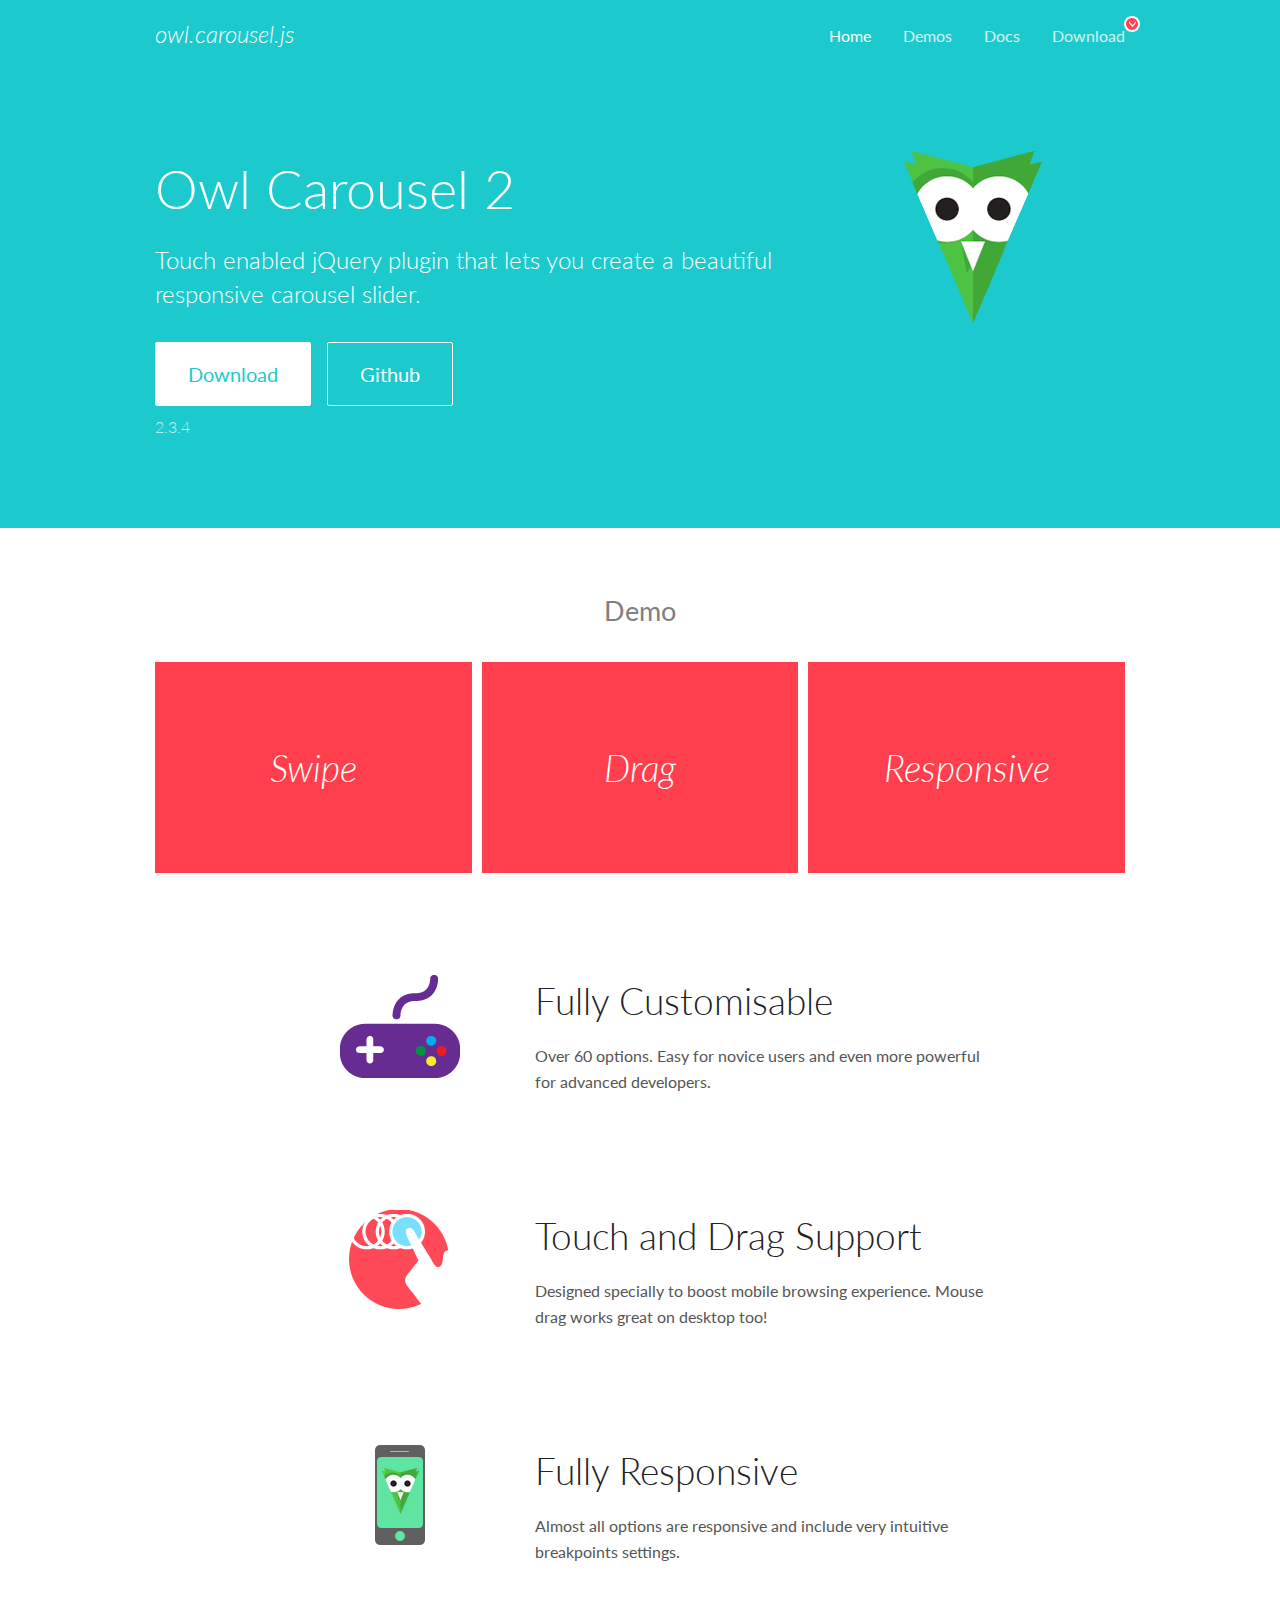
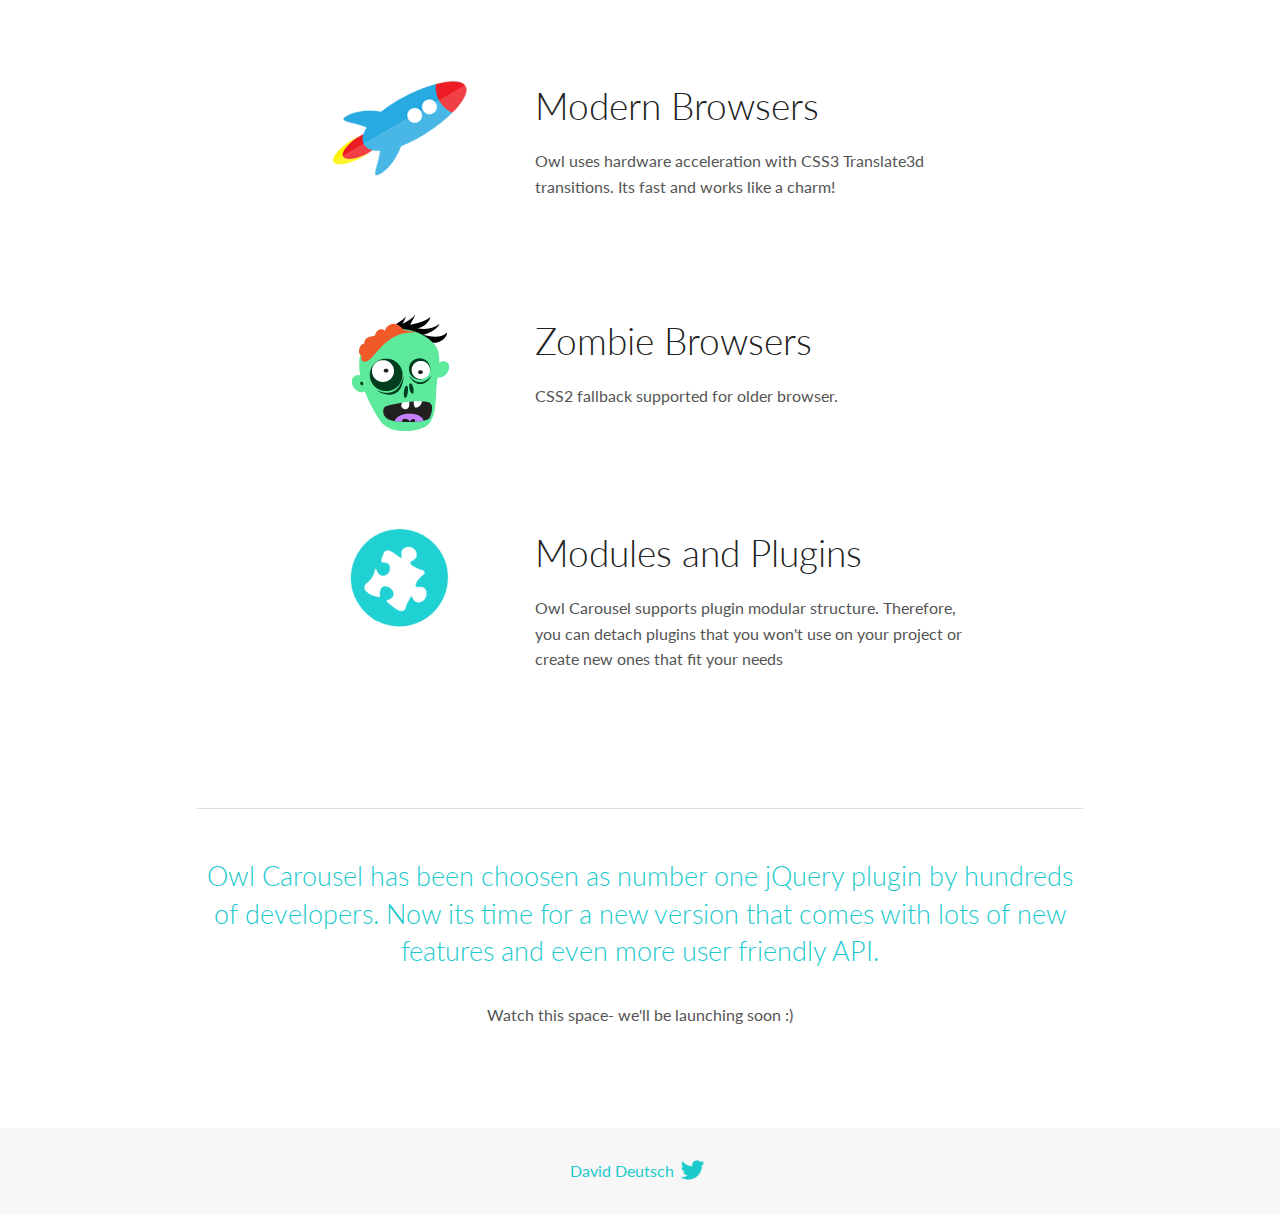
<file: OwlCarousel2-develop/docs/index.html>
<!DOCTYPE html>
<html lang="en">
  <head>

    <!-- head -->
    <meta charset="utf-8">
    <meta name="msapplication-tap-highlight" content="no" />
    <meta name="viewport" content="width=device-width, initial-scale=1.0" />
    <meta name="description" content="Touch enabled jQuery plugin that lets you create beautiful responsive carousel slider.">
    <meta name="author" content="David Deutsch">
    <title>
      Home | Owl Carousel | 2.3.4
    </title>

    <!-- Stylesheets -->
    <link href='https://fonts.googleapis.com/css?family=Lato:300,400,700,400italic,300italic' rel='stylesheet' type='text/css'>
    <link rel="stylesheet" href="assets/css/docs.theme.min.css">

    <!-- Owl Stylesheets -->
    <link rel="stylesheet" href="assets/owlcarousel/assets/owl.carousel.min.css">
    <link rel="stylesheet" href="assets/owlcarousel/assets/owl.theme.default.min.css">

    <!-- HTML5 shim and Respond.js IE8 support of HTML5 elements and media queries -->

    <!--[if lt IE 9]>
      <script src="https://oss.maxcdn.com/libs/html5shiv/3.7.0/html5shiv.js"></script>
      <script src="https://oss.maxcdn.com/libs/respond.js/1.3.0/respond.min.js"></script>
    <![endif]-->

    <!-- Favicons -->
    <link rel="apple-touch-icon-precomposed" sizes="144x144" href="assets/ico/apple-touch-icon-144-precomposed.png">
    <link rel="shortcut icon" href="assets/ico/favicon.png">
    <link rel="shortcut icon" href="favicon.ico">

    <!-- Yeah i know js should not be in header. Its required for demos.-->

    <!-- javascript -->
    <script src="assets/vendors/jquery.min.js"></script>
    <script src="assets/owlcarousel/owl.carousel.js"></script>
  </head>
  <body>

    <!-- header -->
    <header class="header">
      <div class="row">
        <div class="large-12 columns">
          <div class="brand left">
            <h3>
              <a href="/OwlCarousel2/">owl.carousel.js</a> 
            </h3>
          </div>
          <a id="toggle-nav" class="right">
            <span></span> <span></span> <span></span> 
          </a> 
          <div class="nav-bar">
            <ul class="clearfix">
              <li class="active">
                <a href="/OwlCarousel2/index.html">Home</a> 
              </li>
              <li> <a href="/OwlCarousel2/demos/demos.html">Demos</a>  </li>
              <li> <a href="/OwlCarousel2/docs/started-welcome.html">Docs</a>  </li>
              <li>
                <a href="https://github.com/OwlCarousel2/OwlCarousel2/archive/2.3.4.zip">Download</a> 
                <span class="download"></span> 
              </li>
            </ul>
          </div>
        </div>
      </div>
    </header>

    <!-- home panel -->
    <section id="hero">
      <div class="row">
        <div class="large-8 medium-8 columns">
          <h1>Owl Carousel 2</h1>
          <h4>Touch enabled jQuery plugin that lets you create a beautiful responsive carousel slider.</h4>
          <a href="https://github.com/OwlCarousel2/OwlCarousel2/archive/2.3.4.zip" class="hero-button">Download</a> 
          <a href="https://github.com/OwlCarousel2/OwlCarousel2" class="hero-button outline">Github</a> 
          <p>2.3.4</p>
        </div>
        <div class="large-4 medium-4 columns">
          <img class="owl-logo" src="assets/img/owl-logo.png" alt="mr. Owl">
        </div>
      </div>
    </section>

    <!-- body -->
    <div class="home-demo">
      <div class="row">
        <div class="large-12 columns">
          <h3>Demo</h3>
          <div class="owl-carousel">
            <div class="item">
              <h2>Swipe</h2>
            </div>
            <div class="item">
              <h2>Drag</h2>
            </div>
            <div class="item">
              <h2>Responsive</h2>
            </div>
            <div class="item">
              <h2>CSS3</h2>
            </div>
            <div class="item">
              <h2>Fast</h2>
            </div>
            <div class="item">
              <h2>Easy</h2>
            </div>
            <div class="item">
              <h2>Free</h2>
            </div>
            <div class="item">
              <h2>Upgradable</h2>
            </div>
            <div class="item">
              <h2>Tons of options</h2>
            </div>
            <div class="item">
              <h2>Infinity</h2>
            </div>
            <div class="item">
              <h2>Auto Width</h2>
            </div>
          </div>
        </div>
      </div>
    </div>
    <script>
      var owl = $('.owl-carousel');
      owl.owlCarousel({
        margin: 10,
        loop: true,
        responsive: {
          0: {
            items: 1
          },
          600: {
            items: 2
          },
          1000: {
            items: 3
          }
        }
      })
    </script>

    <!-- features -->
    <div id="features">
      <div class="row">
        <div class="small-12 medium-9 small-centered columns">
          <section class="row feature">
            <div class="medium-4 small-12 columns">
              <img src="assets/img/feature-options.png" alt="">
            </div>
            <div class="medium-8 small-12 columns">
              <h2>Fully Customisable</h2>
              <p>Over 60 options. Easy for novice users and even more powerful for advanced developers.</p>
            </div>
          </section>
          <section class="row feature">
            <div class="medium-4 small-12 columns">
              <img src="assets/img/feature-drag.png" alt="">
            </div>
            <div class="medium-8 small-12 columns">
              <h2>Touch and Drag Support</h2>
              <p>Designed specially to boost mobile browsing experience. Mouse drag works great on desktop too!</p>
            </div>
          </section>
          <section class="row feature">
            <div class="medium-4 small-12 columns">
              <img src="assets/img/feature-responsive.png" alt="">
            </div>
            <div class="medium-8 small-12 columns">
              <h2>Fully Responsive</h2>
              <p>Almost all options are responsive and include very intuitive breakpoints settings.</p>
            </div>
          </section>
          <section class="row feature">
            <div class="medium-4 small-12 columns">
              <img src="assets/img/feature-modern.png" alt="">
            </div>
            <div class="medium-8 small-12 columns">
              <h2>Modern Browsers</h2>
              <p>Owl uses hardware acceleration with CSS3 Translate3d transitions. Its fast and works like a charm! </p>
            </div>
          </section>
          <section class="row feature">
            <div class="medium-4 small-12 columns">
              <img src="assets/img/feature-zombie.png" alt="">
            </div>
            <div class="medium-8 small-12 columns">
              <h2>Zombie Browsers</h2>
              <p>CSS2 fallback supported for older browser.</p>
            </div>
          </section>
          <section class="row feature">
            <div class="medium-4 small-12 columns">
              <img src="assets/img/feature-module.png" alt="">
            </div>
            <div class="medium-8 small-12 columns">
              <h2>Modules and Plugins</h2>
              <p>Owl Carousel supports plugin modular structure. Therefore, you can detach plugins that you won&#x27;t use on your project or create new ones that fit your needs</p>
            </div>
          </section>
        </div>
      </div>
    </div>

    <!-- footer -->
    <section id="teaser-text">
      <div class="row">
        <div class="small-12 medium-11 small-centered columns">
          <hr>
          <h3 id="owl-carousel-has-been-choosen-as-number-one-jquery-plugin-by-hundreds-of-developers-now-its-time-for-a-new-version-that-comes-with-lots-of-new-features-and-even-more-user-friendly-api-">Owl Carousel has been choosen as number one jQuery plugin by hundreds of developers. Now its time for a new version that comes with lots of new features and even more user friendly API.</h3>
          <p>Watch this space- we&#39;ll be launching soon :)</p>
        </div>
      </div>
    </section>

    <!-- footer -->
    <footer class="footer">
      <div class="row">
        <div class="large-12 columns">
          <h5>
            <a href="/OwlCarousel2/docs/support-contact.html">David Deutsch</a> 
            <a id="custom-tweet-button" href="https://twitter.com/share?url=https://github.com/OwlCarousel2/OwlCarousel2&text=Owl Carousel - This is so awesome! " target="_blank"></a> 
          </h5>
        </div>
      </div>
    </footer>

    <!-- vendors -->
    <script src="assets/vendors/highlight.js"></script>
    <script src="assets/js/app.js"></script>
  </body>
</html>
</file>
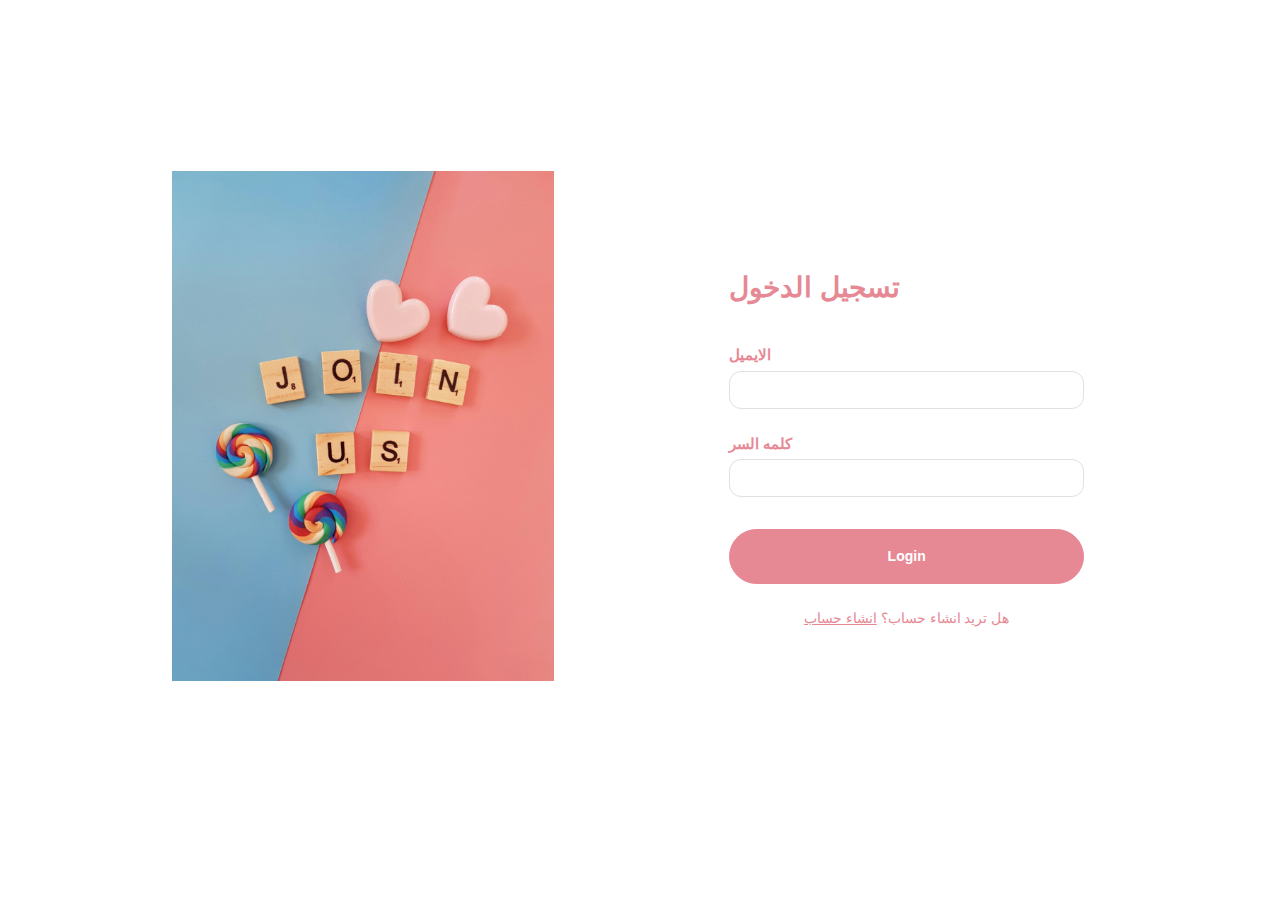
<file: login.html>
<!DOCTYPE html>
<html lang="en">
<head>
    <meta charset="UTF-8">
    <meta name="viewport" content="width=device-width, initial-scale=1.0">
    <title>login page</title>

    <!--? STYLE-->
    <link rel="stylesheet" href="css/all.min.css">
   <link rel="stylesheet" href="css/bootstrap.min.css">
   <link rel="stylesheet" href="css/login.css">
</head>
<body>
       <!-- ══════════════════▶ Start Project ◀═══════════════════════ -->
       <div id="log&reg" class="container-fluid position-relative ">
        <div class="row min-vh-100 justify-content-center align-items-center">
         <!--* ═══════════▶  Image in login & signup ◀════════════ -->
        <div class="photo col-md-5 pb-5 d-lg-flex flex-lg-column">
            <div class="img-container">
                <img src="images/تسجيل الدخول.jpg" class="w-75 h-75" alt="">
            </div>
        </div>

        <!--* ════════════▶  Content in login & signup ◀══════════════ -->
        <div class="col-md-8 col-lg-4 ">
            <div class="content">
  
              <div id="parent"  class="px-3 px-lg-4 w-100 d-flex flex-column gap-4">
                 <!--? ════▶ LOGIN content ◀═══════ -->
                 <div id="login" class="d-flex flex-column gap-4  ">
                
                   <h1 class="mb-3">تسجيل الدخول</h1>
              <!--* ═════════▶ Email ◀═════════ -->
                   <div>

                    <label class="d-flex justify-content-between fw-semibold mb-1 " style="color: #E78895;" for="emailinput">
                      الايميل
                    </label>
                   
                    <!--* ═════════▶ Input-Email ◀═════════ -->

                    <input type="text" id="emailinput" class="form-control w-100">
                 </div>
            <!--* ═════════▶ Password  ◀══════════ -->
                 <div>
                    <label class="d-flex justify-content-between fw-semibold mb-1" style="color: #E78895;" for="passinput">
                      كلمه السر
                    
                    </label>
                    <!--* ═════════▶ Input-Pass ◀══════════ -->
                    <input id="passinput"   class="form-control w-100"  type="password">
                  
                  </div>

                   <!--^ ══════▶ LOGIN Button ◀═════ -->
                   <a id="loginbtn" >
              <button id="btnLogin" onclick="Login()"   class="btn btn-login mt-2 mb-0 fw-semibold">Login</button>
            </a>

              <span id="createOne" onclick="createAccount()" class="create-one mt-0">
                 هل تريد انشاء حساب؟  
                <a class="text-decoration-underline">انشاء حساب  </a>
              </span>
                </div>
                    <!--* ═════════▶ Register ◀═════════ -->
                <div id="register" class="d-flex flex-column gap-4  d-none ">
                
                    <h1 class="mb-3 d-flex justify-content-between align-items-center" style="color: #E78895;">
                         انشاء حساب جديد
                        <i onclick="switchfromsignuptologin()" class="fa-solid fs-1 fa-circle-arrow-left"></i>
                      </h1>  

                      <!--* ═════════▶ Name ◀═════════ -->
                      <div>
 
                        <label class="d-flex justify-content-between fw-semibold mb-1 " for="nameInput" style="color: #E78895;">
                          الاسم
                        </label>
                       
                        <!--* ═════════▶ Input-Name ◀═════════ -->
    
                        <input type="text" oninput="validationName()" id="nameInput" class="form-control w-100">
                    </div>
                     <!--* ═════════▶ Email ◀═════════ -->
                    <div>
 
                     <label class="d-flex justify-content-between fw-semibold mb-1 " for="emailInput" style="color: #E78895;">
                       الايميل
                     </label>
                    
                     <!--* ═════════▶ Input-Email ◀═════════ -->
 
                     <input type="text" oninput="validationEmail()" id="emailInput" class="form-control w-100">
                  </div>
             <!--* ═════════▶ Password  ◀══════════ -->
                  <div>
                     <label class="d-flex justify-content-between fw-semibold mb-1" for="passInput" style="color: #E78895;">
                       كلمه السر
                      
                     </label>
                     <!--* ═════════▶ Input-Pass ◀══════════ -->
                     <input id="passInput" oninput="validationPass()"  class="form-control w-100"  type="password">
                   
                   </div>
 
                    <!--^ ══════▶ signup Button ◀═════ -->
               <button id="btnSign" onclick="addUser()"  class="btn btn-login mt-2 mb-0 fw-semibold" >Sign Up</button>

                 </div>

    </div>
  </div>

</div>
</div>
</div>

   <!--? Bootstrap -->
   <script src="js/bootstrap.bundle.min.js"></script>
  <!--? JavaScript -->
  <script src="js/login.js"></script>
  <!--? SweetAlert -->
  <script src="js/sweetalert2@11.js"></script>

  <script src="js/jquery-3.7.1.min.js"></script>

</body>
</html>
</file>
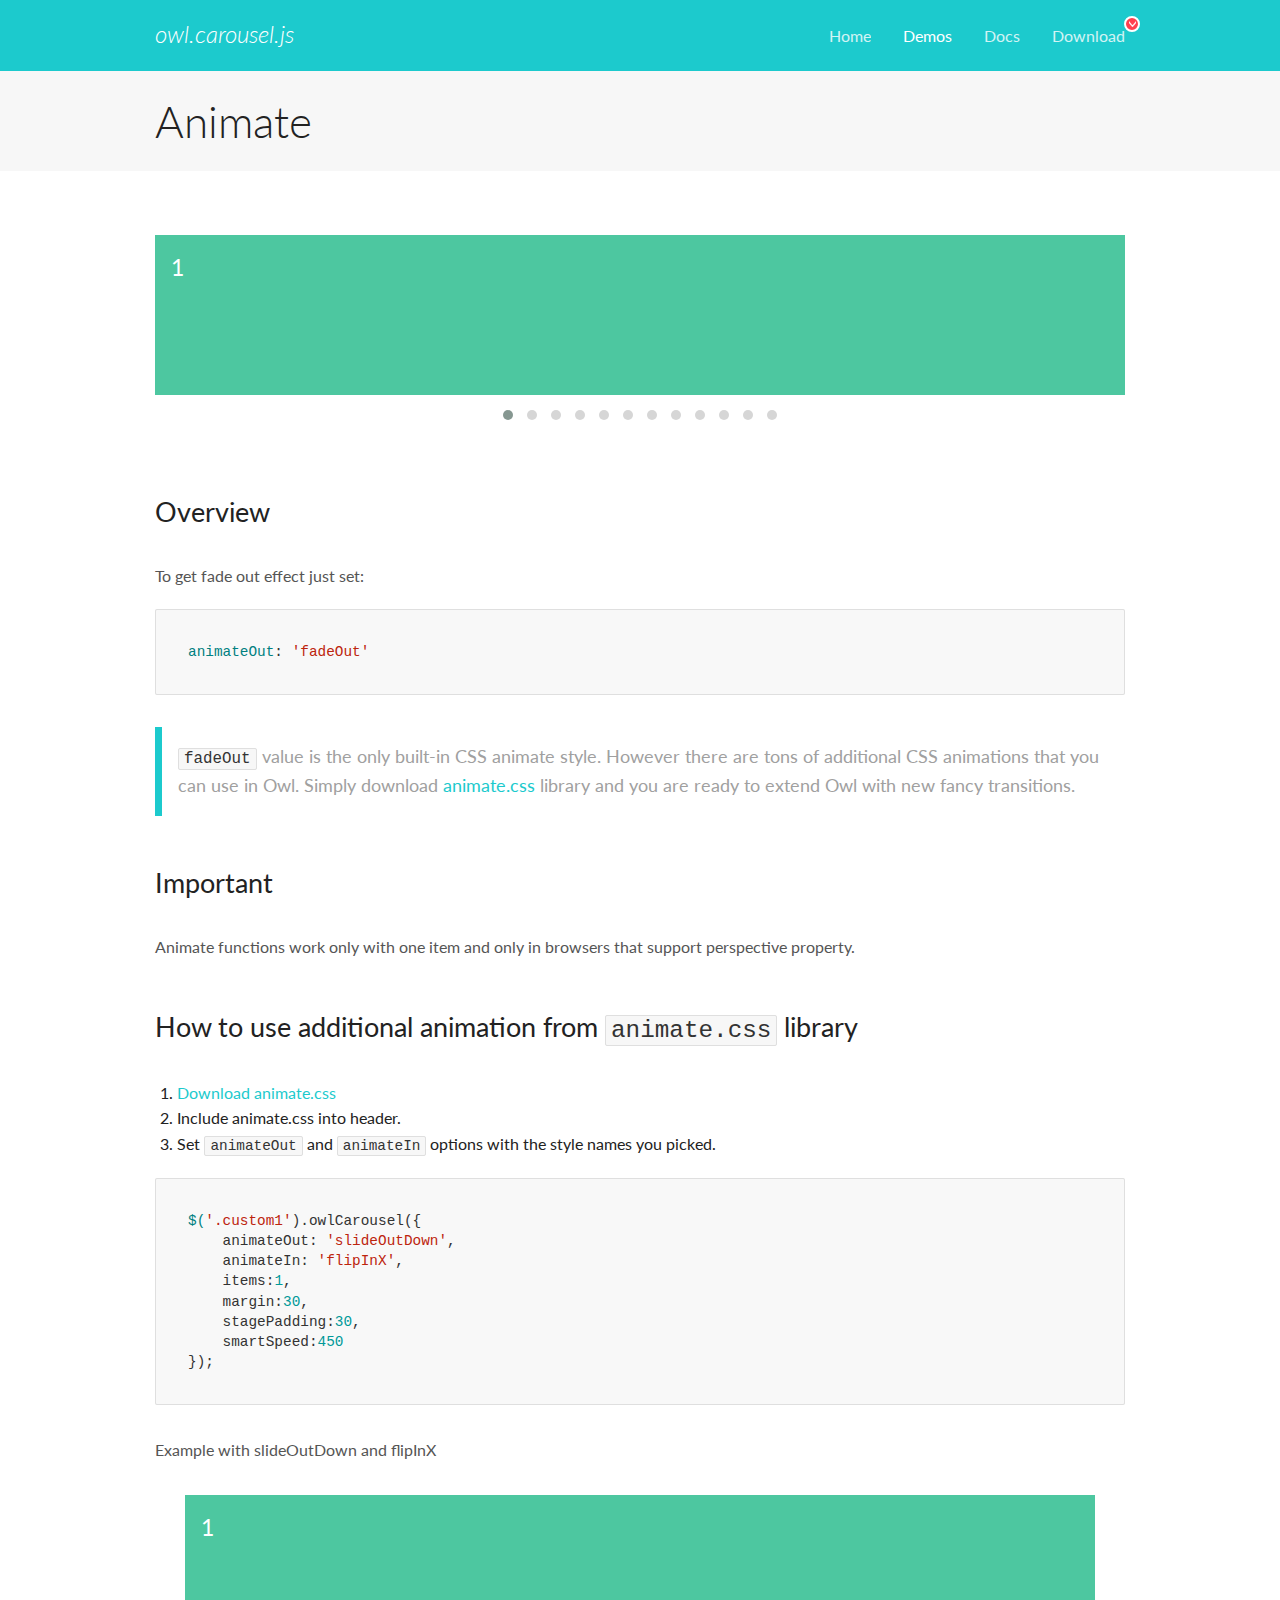
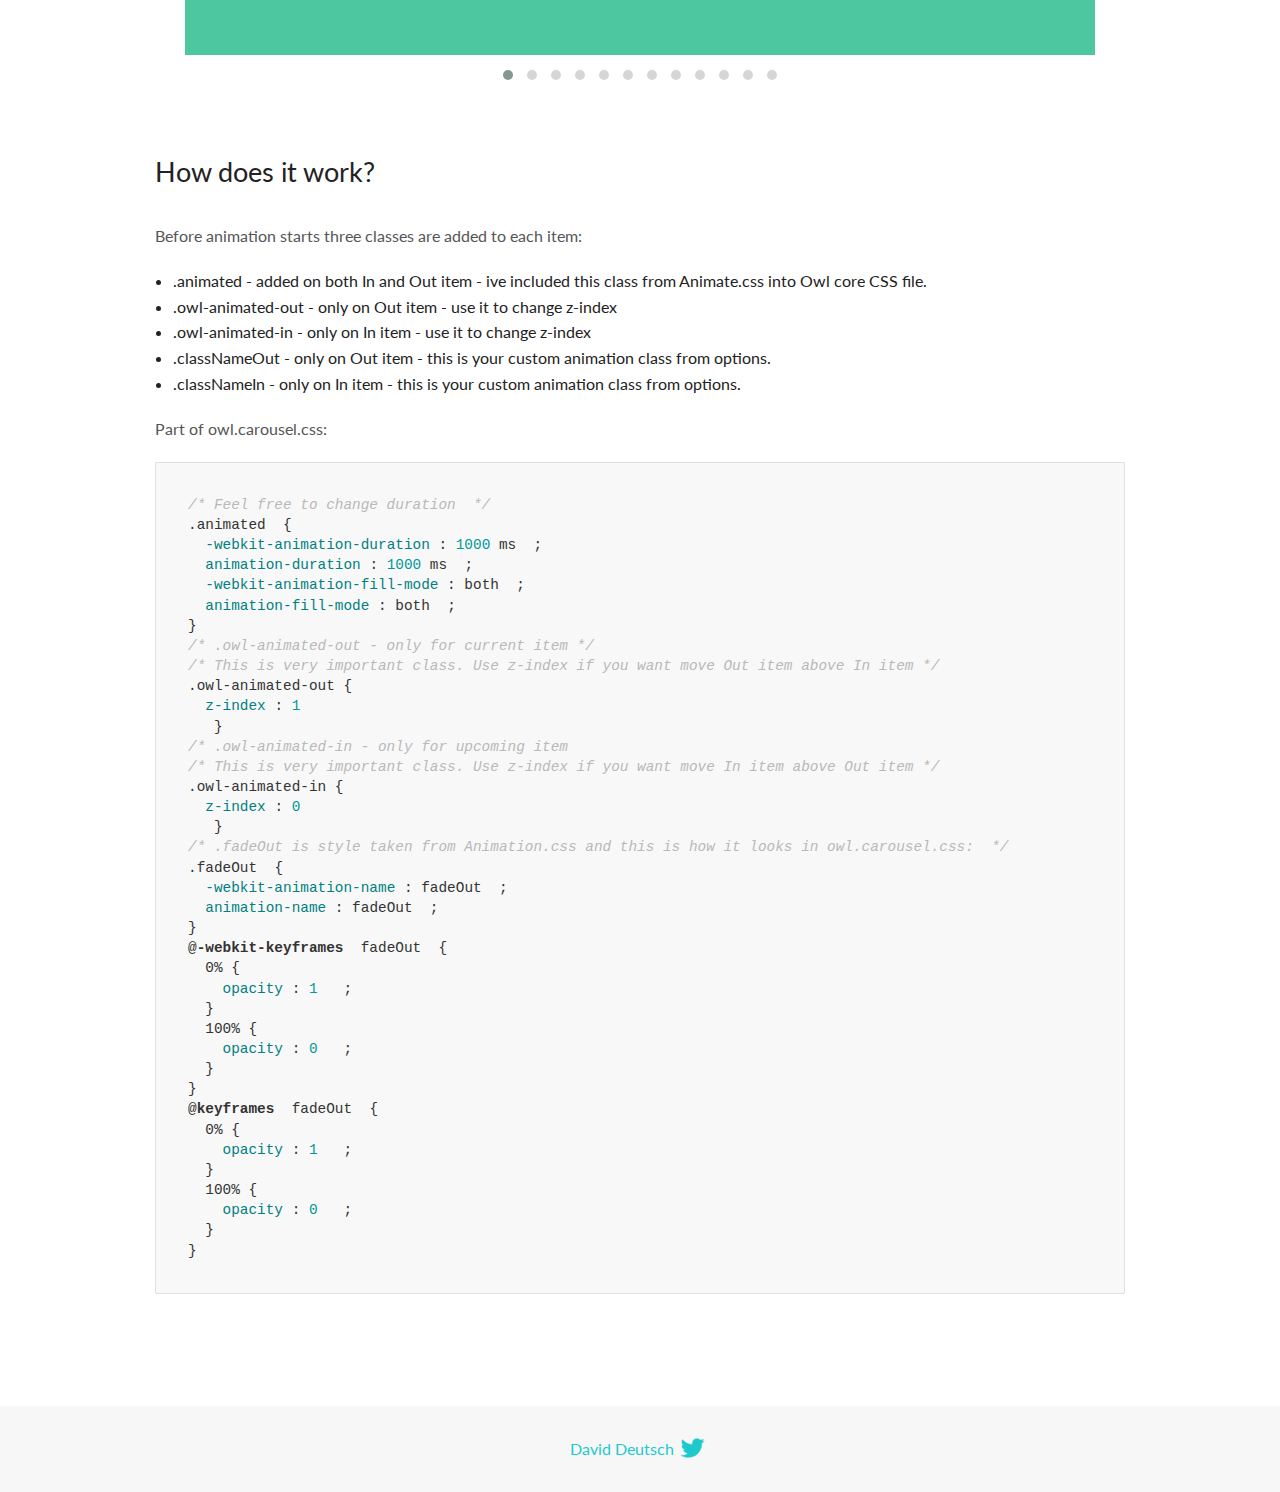
<file: OwlCarousel2-develop/docs/demos/animate.html>
<!DOCTYPE html>
<html lang="en">
  <head>

    <!-- head -->
    <meta charset="utf-8">
    <meta name="msapplication-tap-highlight" content="no" />
    <meta name="viewport" content="width=device-width, initial-scale=1.0" />
    <meta name="description" content="Animate carousel">
    <meta name="author" content="David Deutsch">
    <title>
      Animate Demo | Owl Carousel | 2.3.4
    </title>

    <!-- Stylesheets -->
    <link href='https://fonts.googleapis.com/css?family=Lato:300,400,700,400italic,300italic' rel='stylesheet' type='text/css'>
    <link rel="stylesheet" href="../assets/css/docs.theme.min.css">

    <!-- Owl Stylesheets -->
    <link rel="stylesheet" href="../assets/owlcarousel/assets/owl.carousel.min.css">
    <link rel="stylesheet" href="../assets/owlcarousel/assets/owl.theme.default.min.css">

    <!-- HTML5 shim and Respond.js IE8 support of HTML5 elements and media queries -->

    <!--[if lt IE 9]>
      <script src="https://oss.maxcdn.com/libs/html5shiv/3.7.0/html5shiv.js"></script>
      <script src="https://oss.maxcdn.com/libs/respond.js/1.3.0/respond.min.js"></script>
    <![endif]-->

    <!-- Favicons -->
    <link rel="apple-touch-icon-precomposed" sizes="144x144" href="../assets/ico/apple-touch-icon-144-precomposed.png">
    <link rel="shortcut icon" href="../assets/ico/favicon.png">
    <link rel="shortcut icon" href="favicon.ico">

    <!-- Yeah i know js should not be in header. Its required for demos.-->

    <!-- javascript -->
    <script src="../assets/vendors/jquery.min.js"></script>
    <script src="../assets/owlcarousel/owl.carousel.js"></script>
  </head>
  <body>

    <!-- header -->
    <header class="header">
      <div class="row">
        <div class="large-12 columns">
          <div class="brand left">
            <h3>
              <a href="/OwlCarousel2/">owl.carousel.js</a> 
            </h3>
          </div>
          <a id="toggle-nav" class="right">
            <span></span> <span></span> <span></span> 
          </a> 
          <div class="nav-bar">
            <ul class="clearfix">
              <li> <a href="/OwlCarousel2/index.html">Home</a>  </li>
              <li class="active">
                <a href="/OwlCarousel2/demos/demos.html">Demos</a> 
              </li>
              <li> <a href="/OwlCarousel2/docs/started-welcome.html">Docs</a>  </li>
              <li>
                <a href="https://github.com/OwlCarousel2/OwlCarousel2/archive/2.3.4.zip">Download</a> 
                <span class="download"></span> 
              </li>
            </ul>
          </div>
        </div>
      </div>
    </header>

    <!-- title -->
    <section class="title">
      <div class="row">
        <div class="large-12 columns">
          <h1>Animate</h1>
        </div>
      </div>
    </section>

    <!--  Demos -->
    <section id="demos">
      <div class="row">
        <div class="large-12 columns">
          <div class="fadeOut owl-carousel owl-theme">
            <div class="item">
              <h4>1</h4>
            </div>
            <div class="item">
              <h4>2</h4>
            </div>
            <div class="item">
              <h4>3</h4>
            </div>
            <div class="item">
              <h4>4</h4>
            </div>
            <div class="item">
              <h4>5</h4>
            </div>
            <div class="item">
              <h4>6</h4>
            </div>
            <div class="item">
              <h4>7</h4>
            </div>
            <div class="item">
              <h4>8</h4>
            </div>
            <div class="item">
              <h4>9</h4>
            </div>
            <div class="item">
              <h4>10</h4>
            </div>
            <div class="item">
              <h4>11</h4>
            </div>
            <div class="item">
              <h4>12</h4>
            </div>
          </div>
          <h3 id="overview">Overview</h3>
          <p>To get fade out effect just set:</p>
          <pre><code>animateOut: &#39;fadeOut&#39;</code></pre>
          <blockquote>
            <p><code>fadeOut</code> value is the only built-in CSS animate style. However there are tons of additional CSS animations that you can use in Owl. Simply download
              <a href="https://daneden.github.io/animate.css/">animate.css</a>  library and you are ready to extend Owl with new fancy transitions.</p>
          </blockquote>
          <h3 id="important">Important</h3>
          <p>Animate functions work only with one item and only in browsers that support perspective property.</p>
          <h3 id="how-to-use-additional-animation-from-animate-css-library">How to use additional animation from <code>animate.css</code> library</h3>
          <ol>
            <li> <a href="https://daneden.github.io/animate.css/">Download animate.css</a>  </li>
            <li>Include animate.css into header.</li>
            <li>Set <code>animateOut</code> and <code>animateIn</code> options with the style names you picked.</li>
          </ol>
          <pre><code>$(&#39;.custom1&#39;).owlCarousel({
    animateOut: &#39;slideOutDown&#39;,
    animateIn: &#39;flipInX&#39;,
    items:1,
    margin:30,
    stagePadding:30,
    smartSpeed:450
});</code></pre>
          <p>Example with slideOutDown and flipInX</p>
          <div class="custom1 owl-carousel owl-theme">
            <div class="item">
              <h4>1</h4>
            </div>
            <div class="item">
              <h4>2</h4>
            </div>
            <div class="item">
              <h4>3</h4>
            </div>
            <div class="item">
              <h4>4</h4>
            </div>
            <div class="item">
              <h4>5</h4>
            </div>
            <div class="item">
              <h4>6</h4>
            </div>
            <div class="item">
              <h4>7</h4>
            </div>
            <div class="item">
              <h4>8</h4>
            </div>
            <div class="item">
              <h4>9</h4>
            </div>
            <div class="item">
              <h4>10</h4>
            </div>
            <div class="item">
              <h4>11</h4>
            </div>
            <div class="item">
              <h4>12</h4>
            </div>
          </div>
          <h3 id="how-does-it-work-">How does it work?</h3>
          <p>Before animation starts three classes are added to each item:</p>
          <ul>
            <li>.animated - added on both In and Out item - ive included this class from Animate.css into Owl core CSS file.</li>
            <li>.owl-animated-out - only on Out item - use it to change z-index</li>
            <li>.owl-animated-in - only on In item - use it to change z-index</li>
            <li>.classNameOut - only on Out item - this is your custom animation class from options.</li>
            <li>.classNameIn - only on In item - this is your custom animation class from options.</li>
          </ul>
          <p>Part of owl.carousel.css:</p>
          <pre><code class="language-css"><span class="comment">/* Feel free to change duration  */</span> 
<span class="class">.animated</span>  <span class="rules">{
  <span class="rule"><span class="attribute">-webkit-animation-duration</span> :<span class="value"> <span class="number">1000</span> ms</span> </span> ;
  <span class="rule"><span class="attribute">animation-duration</span> :<span class="value"> <span class="number">1000</span> ms</span> </span> ;
  <span class="rule"><span class="attribute">-webkit-animation-fill-mode</span> :<span class="value"> both</span> </span> ;
  <span class="rule"><span class="attribute">animation-fill-mode</span> :<span class="value"> both</span> </span> ;
<span class="rule">}</span> </span> 
<span class="comment">/* .owl-animated-out - only for current item */</span> 
<span class="comment">/* This is very important class. Use z-index if you want move Out item above In item */</span> 
<span class="class">.owl-animated-out</span> <span class="rules">{
  <span class="rule"><span class="attribute">z-index</span> :<span class="value"> <span class="number">1</span> 
</span> </span> </span> }
<span class="comment">/* .owl-animated-in - only for upcoming item
/* This is very important class. Use z-index if you want move In item above Out item */</span> 
<span class="class">.owl-animated-in</span> <span class="rules">{
  <span class="rule"><span class="attribute">z-index</span> :<span class="value"> <span class="number">0</span> 
</span> </span> </span> }
<span class="comment">/* .fadeOut is style taken from Animation.css and this is how it looks in owl.carousel.css:  */</span> 
<span class="class">.fadeOut</span>  <span class="rules">{
  <span class="rule"><span class="attribute">-webkit-animation-name</span> :<span class="value"> fadeOut</span> </span> ;
  <span class="rule"><span class="attribute">animation-name</span> :<span class="value"> fadeOut</span> </span> ;
<span class="rule">}</span> </span> 
<span class="at_rule">@<span class="keyword">-webkit-keyframes</span>  fadeOut </span> {
  0% <span class="rules">{
    <span class="rule"><span class="attribute">opacity</span> :<span class="value"> <span class="number">1</span> </span> </span> ;
  <span class="rule">}</span> </span> 
  100% <span class="rules">{
    <span class="rule"><span class="attribute">opacity</span> :<span class="value"> <span class="number">0</span> </span> </span> ;
  <span class="rule">}</span> </span> 
}
<span class="at_rule">@<span class="keyword">keyframes</span>  fadeOut </span> {
  0% <span class="rules">{
    <span class="rule"><span class="attribute">opacity</span> :<span class="value"> <span class="number">1</span> </span> </span> ;
  <span class="rule">}</span> </span> 
  100% <span class="rules">{
    <span class="rule"><span class="attribute">opacity</span> :<span class="value"> <span class="number">0</span> </span> </span> ;
  <span class="rule">}</span> </span> 
}</code></pre>
          <link rel="stylesheet" href="../assets/css/animate.css">
          <script>
            jQuery(document).ready(function($) {
              $('.fadeOut').owlCarousel({
                items: 1,
                animateOut: 'fadeOut',
                loop: true,
                margin: 10,
              });
              $('.custom1').owlCarousel({
                animateOut: 'slideOutDown',
                animateIn: 'flipInX',
                items: 1,
                margin: 30,
                stagePadding: 30,
                smartSpeed: 450
              });
            });
          </script>
        </div>
      </div>
    </section>

    <!-- footer -->
    <footer class="footer">
      <div class="row">
        <div class="large-12 columns">
          <h5>
            <a href="/OwlCarousel2/docs/support-contact.html">David Deutsch</a> 
            <a id="custom-tweet-button" href="https://twitter.com/share?url=https://github.com/OwlCarousel2/OwlCarousel2&text=Owl Carousel - This is so awesome! " target="_blank"></a> 
          </h5>
        </div>
      </div>
    </footer>

    <!-- vendors -->
    <script src="../assets/vendors/highlight.js"></script>
    <script src="../assets/js/app.js"></script>
  </body>
</html>
</file>
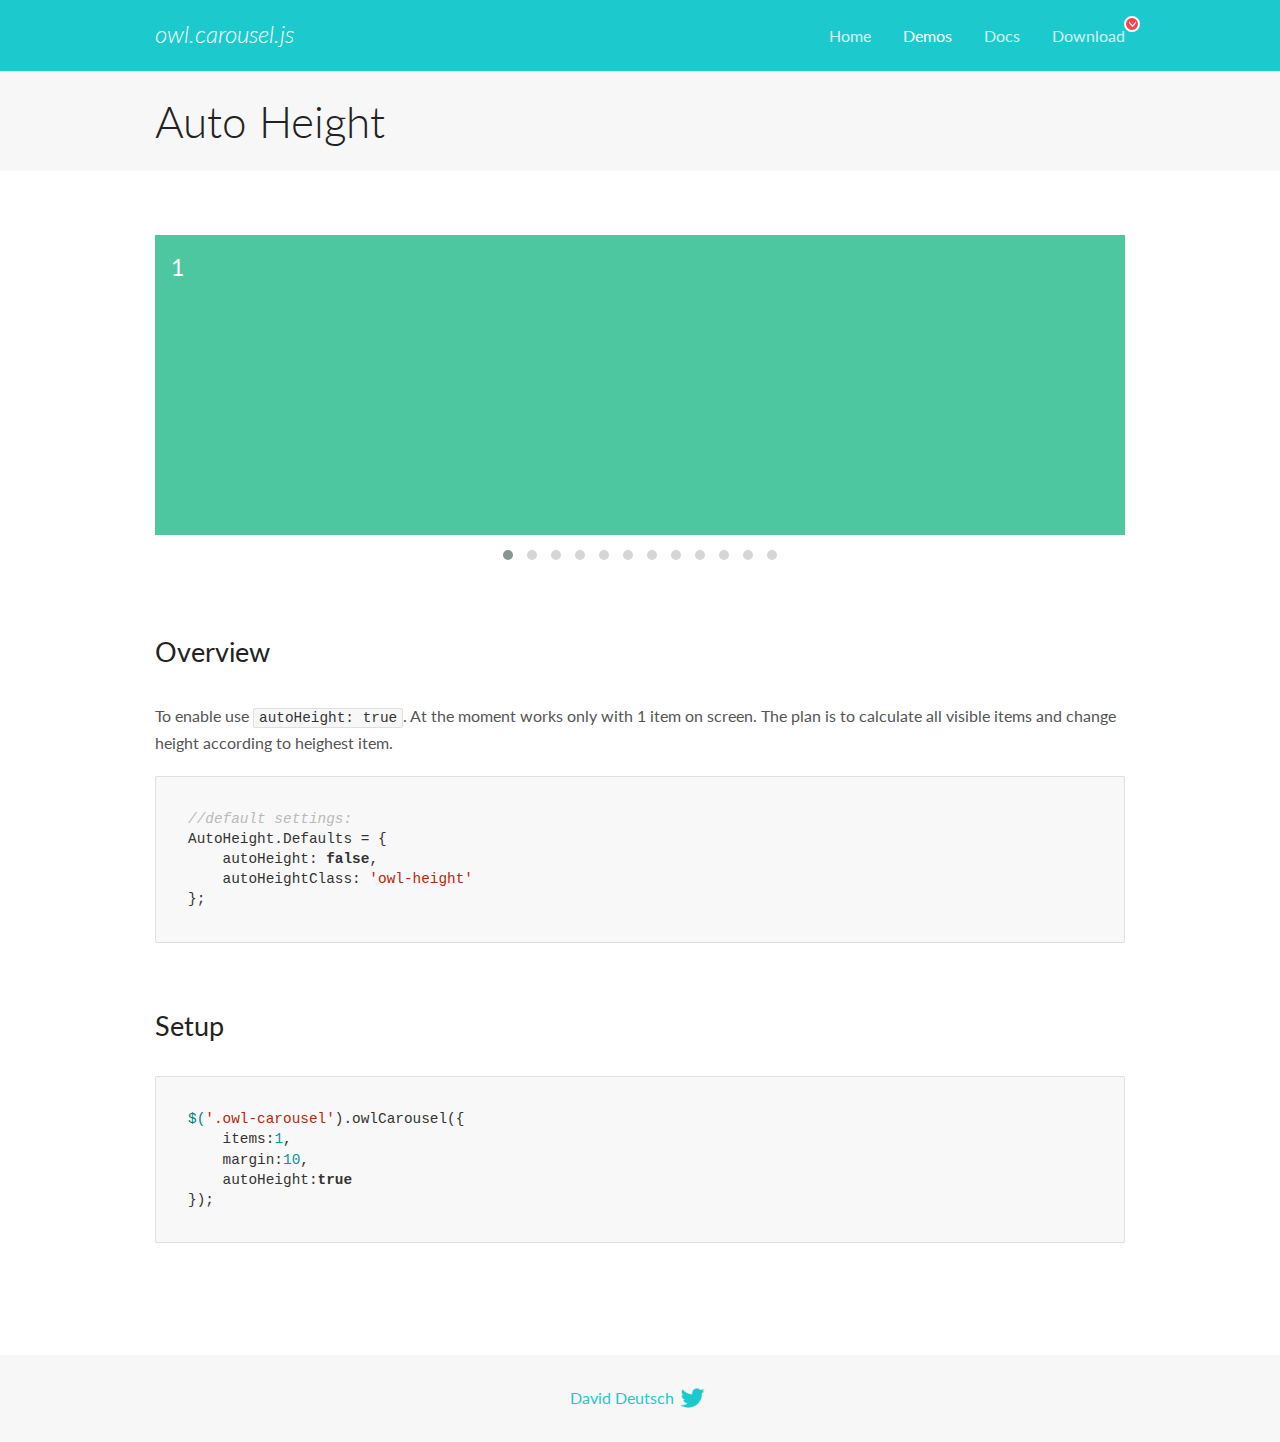
<file: OwlCarousel2-develop/docs/demos/autoheight.html>
<!DOCTYPE html>
<html lang="en">
  <head>

    <!-- head -->
    <meta charset="utf-8">
    <meta name="msapplication-tap-highlight" content="no" />
    <meta name="viewport" content="width=device-width, initial-scale=1.0" />
    <meta name="description" content="autoHeight usage demo">
    <meta name="author" content="David Deutsch">
    <title>
      Auto Height Demo | Owl Carousel | 2.3.4
    </title>

    <!-- Stylesheets -->
    <link href='https://fonts.googleapis.com/css?family=Lato:300,400,700,400italic,300italic' rel='stylesheet' type='text/css'>
    <link rel="stylesheet" href="../assets/css/docs.theme.min.css">

    <!-- Owl Stylesheets -->
    <link rel="stylesheet" href="../assets/owlcarousel/assets/owl.carousel.min.css">
    <link rel="stylesheet" href="../assets/owlcarousel/assets/owl.theme.default.min.css">

    <!-- HTML5 shim and Respond.js IE8 support of HTML5 elements and media queries -->

    <!--[if lt IE 9]>
      <script src="https://oss.maxcdn.com/libs/html5shiv/3.7.0/html5shiv.js"></script>
      <script src="https://oss.maxcdn.com/libs/respond.js/1.3.0/respond.min.js"></script>
    <![endif]-->

    <!-- Favicons -->
    <link rel="apple-touch-icon-precomposed" sizes="144x144" href="../assets/ico/apple-touch-icon-144-precomposed.png">
    <link rel="shortcut icon" href="../assets/ico/favicon.png">
    <link rel="shortcut icon" href="favicon.ico">

    <!-- Yeah i know js should not be in header. Its required for demos.-->

    <!-- javascript -->
    <script src="../assets/vendors/jquery.min.js"></script>
    <script src="../assets/owlcarousel/owl.carousel.js"></script>
  </head>
  <body>

    <!-- header -->
    <header class="header">
      <div class="row">
        <div class="large-12 columns">
          <div class="brand left">
            <h3>
              <a href="/OwlCarousel2/">owl.carousel.js</a> 
            </h3>
          </div>
          <a id="toggle-nav" class="right">
            <span></span> <span></span> <span></span> 
          </a> 
          <div class="nav-bar">
            <ul class="clearfix">
              <li> <a href="/OwlCarousel2/index.html">Home</a>  </li>
              <li class="active">
                <a href="/OwlCarousel2/demos/demos.html">Demos</a> 
              </li>
              <li> <a href="/OwlCarousel2/docs/started-welcome.html">Docs</a>  </li>
              <li>
                <a href="https://github.com/OwlCarousel2/OwlCarousel2/archive/2.3.4.zip">Download</a> 
                <span class="download"></span> 
              </li>
            </ul>
          </div>
        </div>
      </div>
    </header>

    <!-- title -->
    <section class="title">
      <div class="row">
        <div class="large-12 columns">
          <h1>Auto Height</h1>
        </div>
      </div>
    </section>

    <!--  Demos -->
    <section id="demos">
      <div class="row">
        <div class="large-12 columns">
          <div class="owl-carousel owl-theme">
            <div class="item" style="height:300px">
              <h4>1</h4>
            </div>
            <div class="item" style="height:100px">
              <h4>2</h4>
            </div>
            <div class="item" style="height:500px">
              <h4>3</h4>
            </div>
            <div class="item" style="height:250px">
              <h4>4</h4>
            </div>
            <div class="item" style="height:400px">
              <h4>5</h4>
            </div>
            <div class="item" style="height:500px">
              <h4>6</h4>
            </div>
            <div class="item" style="height:600px">
              <h4>7</h4>
            </div>
            <div class="item" style="height:400px">
              <h4>8</h4>
            </div>
            <div class="item" style="height:300px">
              <h4>9</h4>
            </div>
            <div class="item" style="height:350px">
              <h4>10</h4>
            </div>
            <div class="item" style="height:200px">
              <h4>11</h4>
            </div>
            <div class="item" style="height:150px">
              <h4>12</h4>
            </div>
          </div>
          <h3 id="overview">Overview</h3>
          <p>To enable use <code>autoHeight: true</code>. At the moment works only with 1 item on screen. The plan is to calculate all visible items and change height according to heighest item.</p>
          <pre><code>//default settings:
AutoHeight.Defaults = {
    autoHeight: false,
    autoHeightClass: &#39;owl-height&#39;
};</code></pre>
          <h3 id="setup">Setup</h3>
          <pre><code>$(&#39;.owl-carousel&#39;).owlCarousel({
    items:1,
    margin:10,
    autoHeight:true
});</code></pre>
          <script>
            $(document).ready(function() {
              $('.owl-carousel').owlCarousel({
                items: 1,
                margin: 10,
                autoHeight: true
              });
            })
          </script>
        </div>
      </div>
    </section>

    <!-- footer -->
    <footer class="footer">
      <div class="row">
        <div class="large-12 columns">
          <h5>
            <a href="/OwlCarousel2/docs/support-contact.html">David Deutsch</a> 
            <a id="custom-tweet-button" href="https://twitter.com/share?url=https://github.com/OwlCarousel2/OwlCarousel2&text=Owl Carousel - This is so awesome! " target="_blank"></a> 
          </h5>
        </div>
      </div>
    </footer>

    <!-- vendors -->
    <script src="../assets/vendors/highlight.js"></script>
    <script src="../assets/js/app.js"></script>
  </body>
</html>
</file>
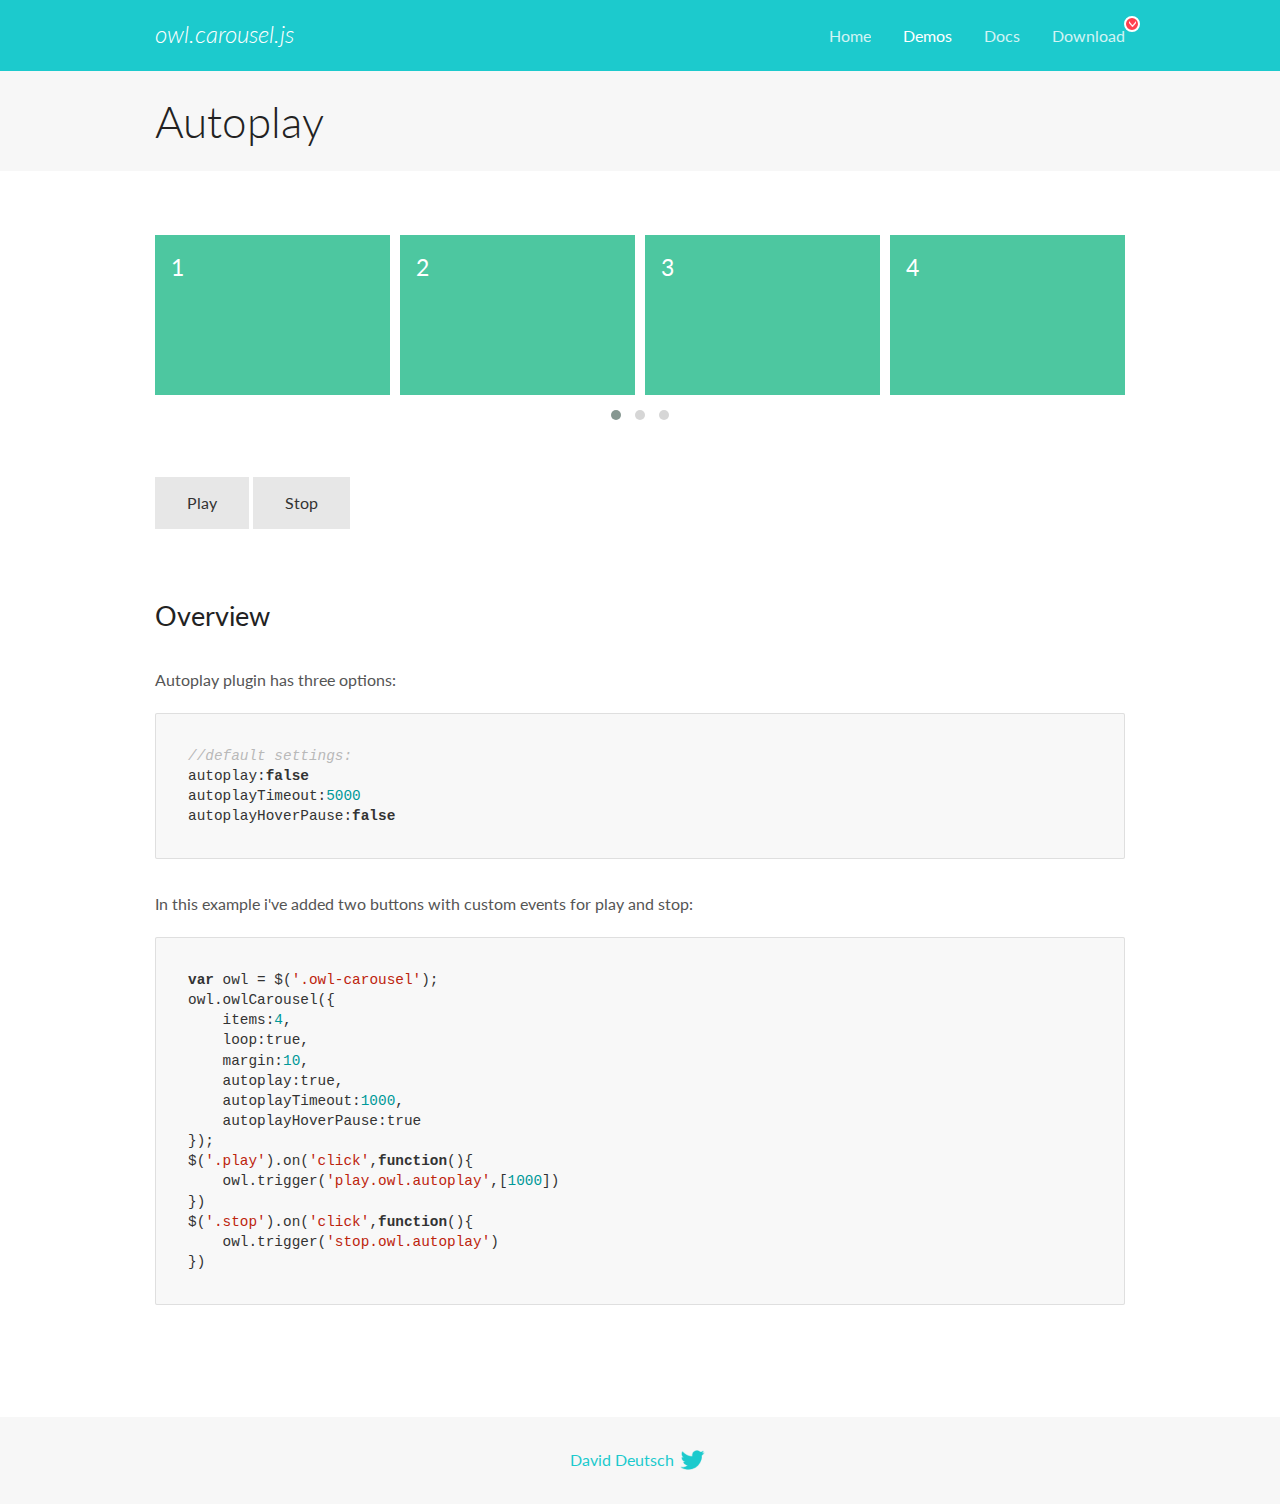
<file: OwlCarousel2-develop/docs/demos/autoplay.html>
<!DOCTYPE html>
<html lang="en">
  <head>

    <!-- head -->
    <meta charset="utf-8">
    <meta name="msapplication-tap-highlight" content="no" />
    <meta name="viewport" content="width=device-width, initial-scale=1.0" />
    <meta name="description" content="Autoplay usage demo">
    <meta name="author" content="David Deutsch">
    <title>
      Autoplay Demo | Owl Carousel | 2.3.4
    </title>

    <!-- Stylesheets -->
    <link href='https://fonts.googleapis.com/css?family=Lato:300,400,700,400italic,300italic' rel='stylesheet' type='text/css'>
    <link rel="stylesheet" href="../assets/css/docs.theme.min.css">

    <!-- Owl Stylesheets -->
    <link rel="stylesheet" href="../assets/owlcarousel/assets/owl.carousel.min.css">
    <link rel="stylesheet" href="../assets/owlcarousel/assets/owl.theme.default.min.css">

    <!-- HTML5 shim and Respond.js IE8 support of HTML5 elements and media queries -->

    <!--[if lt IE 9]>
      <script src="https://oss.maxcdn.com/libs/html5shiv/3.7.0/html5shiv.js"></script>
      <script src="https://oss.maxcdn.com/libs/respond.js/1.3.0/respond.min.js"></script>
    <![endif]-->

    <!-- Favicons -->
    <link rel="apple-touch-icon-precomposed" sizes="144x144" href="../assets/ico/apple-touch-icon-144-precomposed.png">
    <link rel="shortcut icon" href="../assets/ico/favicon.png">
    <link rel="shortcut icon" href="favicon.ico">

    <!-- Yeah i know js should not be in header. Its required for demos.-->

    <!-- javascript -->
    <script src="../assets/vendors/jquery.min.js"></script>
    <script src="../assets/owlcarousel/owl.carousel.js"></script>
  </head>
  <body>

    <!-- header -->
    <header class="header">
      <div class="row">
        <div class="large-12 columns">
          <div class="brand left">
            <h3>
              <a href="/OwlCarousel2/">owl.carousel.js</a> 
            </h3>
          </div>
          <a id="toggle-nav" class="right">
            <span></span> <span></span> <span></span> 
          </a> 
          <div class="nav-bar">
            <ul class="clearfix">
              <li> <a href="/OwlCarousel2/index.html">Home</a>  </li>
              <li class="active">
                <a href="/OwlCarousel2/demos/demos.html">Demos</a> 
              </li>
              <li> <a href="/OwlCarousel2/docs/started-welcome.html">Docs</a>  </li>
              <li>
                <a href="https://github.com/OwlCarousel2/OwlCarousel2/archive/2.3.4.zip">Download</a> 
                <span class="download"></span> 
              </li>
            </ul>
          </div>
        </div>
      </div>
    </header>

    <!-- title -->
    <section class="title">
      <div class="row">
        <div class="large-12 columns">
          <h1>Autoplay</h1>
        </div>
      </div>
    </section>

    <!--  Demos -->
    <section id="demos">
      <div class="row">
        <div class="large-12 columns">
          <div class="owl-carousel owl-theme">
            <div class="item">
              <h4>1</h4>
            </div>
            <div class="item">
              <h4>2</h4>
            </div>
            <div class="item">
              <h4>3</h4>
            </div>
            <div class="item">
              <h4>4</h4>
            </div>
            <div class="item">
              <h4>5</h4>
            </div>
            <div class="item">
              <h4>6</h4>
            </div>
            <div class="item">
              <h4>7</h4>
            </div>
            <div class="item">
              <h4>8</h4>
            </div>
            <div class="item">
              <h4>9</h4>
            </div>
            <div class="item">
              <h4>10</h4>
            </div>
            <div class="item">
              <h4>11</h4>
            </div>
            <div class="item">
              <h4>12</h4>
            </div>
          </div>
          <a class="button secondary play">Play</a> 
          <a class="button secondary stop">Stop</a> 
          <h3 id="overview">Overview</h3>
          <p>Autoplay plugin has three options:</p>
          <pre><code>//default settings:
autoplay:false
autoplayTimeout:5000
autoplayHoverPause:false</code></pre>
          <p>In this example i&#39;ve added two buttons with custom events for play and stop:</p>
          <pre><code>var owl = $(&#39;.owl-carousel&#39;);
owl.owlCarousel({
    items:4,
    loop:true,
    margin:10,
    autoplay:true,
    autoplayTimeout:1000,
    autoplayHoverPause:true
});
$(&#39;.play&#39;).on(&#39;click&#39;,function(){
    owl.trigger(&#39;play.owl.autoplay&#39;,[1000])
})
$(&#39;.stop&#39;).on(&#39;click&#39;,function(){
    owl.trigger(&#39;stop.owl.autoplay&#39;)
})</code></pre>
          <script>
            $(document).ready(function() {
              var owl = $('.owl-carousel');
              owl.owlCarousel({
                items: 4,
                loop: true,
                margin: 10,
                autoplay: true,
                autoplayTimeout: 1000,
                autoplayHoverPause: true
              });
              $('.play').on('click', function() {
                owl.trigger('play.owl.autoplay', [1000])
              })
              $('.stop').on('click', function() {
                owl.trigger('stop.owl.autoplay')
              })
            })
          </script>
        </div>
      </div>
    </section>

    <!-- footer -->
    <footer class="footer">
      <div class="row">
        <div class="large-12 columns">
          <h5>
            <a href="/OwlCarousel2/docs/support-contact.html">David Deutsch</a> 
            <a id="custom-tweet-button" href="https://twitter.com/share?url=https://github.com/OwlCarousel2/OwlCarousel2&text=Owl Carousel - This is so awesome! " target="_blank"></a> 
          </h5>
        </div>
      </div>
    </footer>

    <!-- vendors -->
    <script src="../assets/vendors/highlight.js"></script>
    <script src="../assets/js/app.js"></script>
  </body>
</html>
</file>
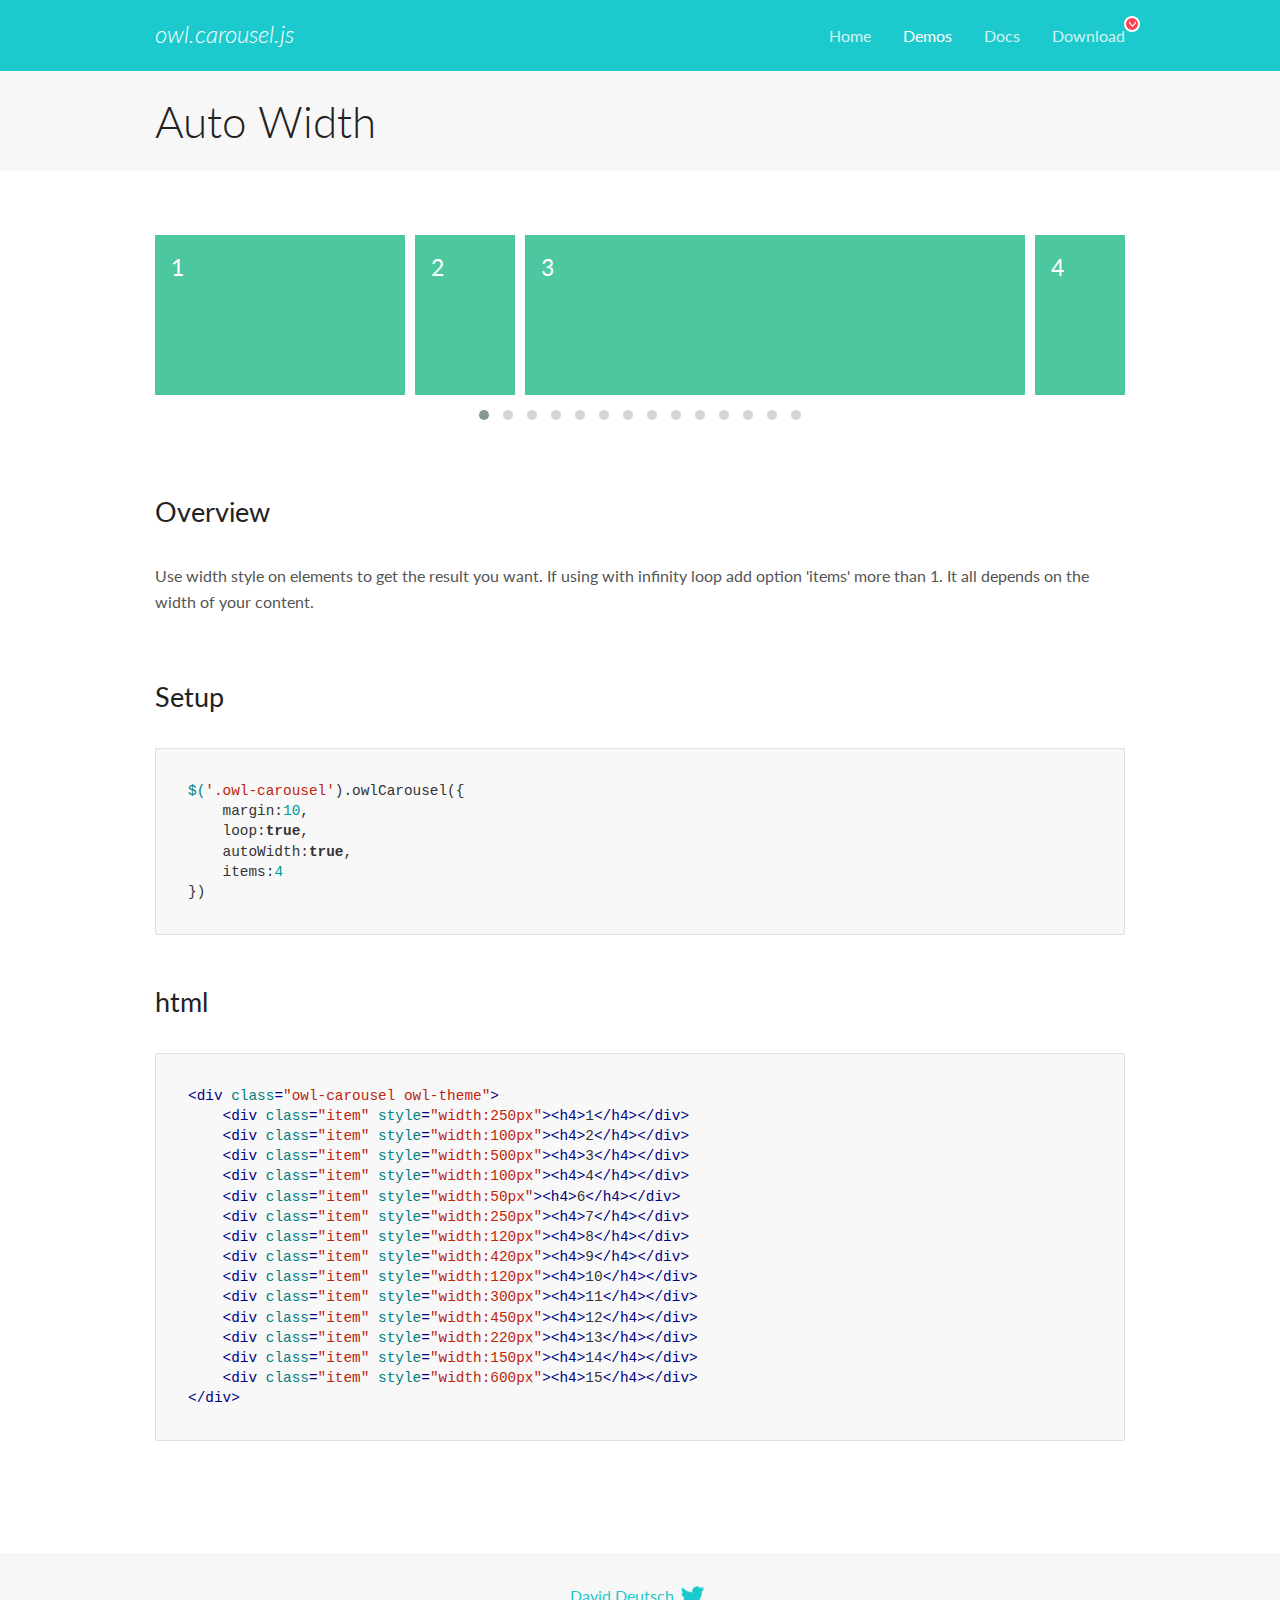
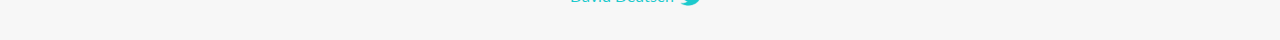
<file: OwlCarousel2-develop/docs/demos/autowidth.html>
<!DOCTYPE html>
<html lang="en">
  <head>

    <!-- head -->
    <meta charset="utf-8">
    <meta name="msapplication-tap-highlight" content="no" />
    <meta name="viewport" content="width=device-width, initial-scale=1.0" />
    <meta name="description" content="Auto Width">
    <meta name="author" content="David Deutsch">
    <title>
      Auto Width Demo | Owl Carousel | 2.3.4
    </title>

    <!-- Stylesheets -->
    <link href='https://fonts.googleapis.com/css?family=Lato:300,400,700,400italic,300italic' rel='stylesheet' type='text/css'>
    <link rel="stylesheet" href="../assets/css/docs.theme.min.css">

    <!-- Owl Stylesheets -->
    <link rel="stylesheet" href="../assets/owlcarousel/assets/owl.carousel.min.css">
    <link rel="stylesheet" href="../assets/owlcarousel/assets/owl.theme.default.min.css">

    <!-- HTML5 shim and Respond.js IE8 support of HTML5 elements and media queries -->

    <!--[if lt IE 9]>
      <script src="https://oss.maxcdn.com/libs/html5shiv/3.7.0/html5shiv.js"></script>
      <script src="https://oss.maxcdn.com/libs/respond.js/1.3.0/respond.min.js"></script>
    <![endif]-->

    <!-- Favicons -->
    <link rel="apple-touch-icon-precomposed" sizes="144x144" href="../assets/ico/apple-touch-icon-144-precomposed.png">
    <link rel="shortcut icon" href="../assets/ico/favicon.png">
    <link rel="shortcut icon" href="favicon.ico">

    <!-- Yeah i know js should not be in header. Its required for demos.-->

    <!-- javascript -->
    <script src="../assets/vendors/jquery.min.js"></script>
    <script src="../assets/owlcarousel/owl.carousel.js"></script>
  </head>
  <body>

    <!-- header -->
    <header class="header">
      <div class="row">
        <div class="large-12 columns">
          <div class="brand left">
            <h3>
              <a href="/OwlCarousel2/">owl.carousel.js</a> 
            </h3>
          </div>
          <a id="toggle-nav" class="right">
            <span></span> <span></span> <span></span> 
          </a> 
          <div class="nav-bar">
            <ul class="clearfix">
              <li> <a href="/OwlCarousel2/index.html">Home</a>  </li>
              <li class="active">
                <a href="/OwlCarousel2/demos/demos.html">Demos</a> 
              </li>
              <li> <a href="/OwlCarousel2/docs/started-welcome.html">Docs</a>  </li>
              <li>
                <a href="https://github.com/OwlCarousel2/OwlCarousel2/archive/2.3.4.zip">Download</a> 
                <span class="download"></span> 
              </li>
            </ul>
          </div>
        </div>
      </div>
    </header>

    <!-- title -->
    <section class="title">
      <div class="row">
        <div class="large-12 columns">
          <h1>Auto Width</h1>
        </div>
      </div>
    </section>

    <!--  Demos -->
    <section id="demos">
      <div class="row">
        <div class="large-12 columns">
          <div class="owl-carousel owl-theme">
            <div class="item" style="width:250px">
              <h4>1</h4>
            </div>
            <div class="item" style="width:100px">
              <h4>2</h4>
            </div>
            <div class="item" style="width:500px">
              <h4>3</h4>
            </div>
            <div class="item" style="width:100px">
              <h4>4</h4>
            </div>
            <div class="item" style="width:50px">
              <h4>6</h4>
            </div>
            <div class="item" style="width:250px">
              <h4>7</h4>
            </div>
            <div class="item" style="width:120px">
              <h4>8</h4>
            </div>
            <div class="item" style="width:420px">
              <h4>9</h4>
            </div>
            <div class="item" style="width:120px">
              <h4>10</h4>
            </div>
            <div class="item" style="width:300px">
              <h4>11</h4>
            </div>
            <div class="item" style="width:450px">
              <h4>12</h4>
            </div>
            <div class="item" style="width:220px">
              <h4>13</h4>
            </div>
            <div class="item" style="width:150px">
              <h4>14</h4>
            </div>
            <div class="item" style="width:600px">
              <h4>15</h4>
            </div>
          </div>
          <h3 id="overview">Overview</h3>
          <p>Use width style on elements to get the result you want. If using with infinity loop add option &#39;items&#39; more than 1. It all depends on the width of your content.</p>
          <h3 id="setup">Setup</h3>
          <pre><code>$(&#39;.owl-carousel&#39;).owlCarousel({
    margin:10,
    loop:true,
    autoWidth:true,
    items:4
})</code></pre>
          <h3 id="html">html</h3>
          <pre><code>&lt;div class=&quot;owl-carousel owl-theme&quot;&gt;
    &lt;div class=&quot;item&quot; style=&quot;width:250px&quot;&gt;&lt;h4&gt;1&lt;/h4&gt;&lt;/div&gt;
    &lt;div class=&quot;item&quot; style=&quot;width:100px&quot;&gt;&lt;h4&gt;2&lt;/h4&gt;&lt;/div&gt;
    &lt;div class=&quot;item&quot; style=&quot;width:500px&quot;&gt;&lt;h4&gt;3&lt;/h4&gt;&lt;/div&gt;
    &lt;div class=&quot;item&quot; style=&quot;width:100px&quot;&gt;&lt;h4&gt;4&lt;/h4&gt;&lt;/div&gt;
    &lt;div class=&quot;item&quot; style=&quot;width:50px&quot;&gt;&lt;h4&gt;6&lt;/h4&gt;&lt;/div&gt;
    &lt;div class=&quot;item&quot; style=&quot;width:250px&quot;&gt;&lt;h4&gt;7&lt;/h4&gt;&lt;/div&gt;
    &lt;div class=&quot;item&quot; style=&quot;width:120px&quot;&gt;&lt;h4&gt;8&lt;/h4&gt;&lt;/div&gt;
    &lt;div class=&quot;item&quot; style=&quot;width:420px&quot;&gt;&lt;h4&gt;9&lt;/h4&gt;&lt;/div&gt;
    &lt;div class=&quot;item&quot; style=&quot;width:120px&quot;&gt;&lt;h4&gt;10&lt;/h4&gt;&lt;/div&gt;
    &lt;div class=&quot;item&quot; style=&quot;width:300px&quot;&gt;&lt;h4&gt;11&lt;/h4&gt;&lt;/div&gt;
    &lt;div class=&quot;item&quot; style=&quot;width:450px&quot;&gt;&lt;h4&gt;12&lt;/h4&gt;&lt;/div&gt;
    &lt;div class=&quot;item&quot; style=&quot;width:220px&quot;&gt;&lt;h4&gt;13&lt;/h4&gt;&lt;/div&gt;
    &lt;div class=&quot;item&quot; style=&quot;width:150px&quot;&gt;&lt;h4&gt;14&lt;/h4&gt;&lt;/div&gt;
    &lt;div class=&quot;item&quot; style=&quot;width:600px&quot;&gt;&lt;h4&gt;15&lt;/h4&gt;&lt;/div&gt;
&lt;/div&gt;</code></pre>
          <script>
            $(document).ready(function() {
              $('.owl-carousel').owlCarousel({
                margin: 10,
                loop: true,
                autoWidth: true,
                items: 4
              })
            })
          </script>
        </div>
      </div>
    </section>

    <!-- footer -->
    <footer class="footer">
      <div class="row">
        <div class="large-12 columns">
          <h5>
            <a href="/OwlCarousel2/docs/support-contact.html">David Deutsch</a> 
            <a id="custom-tweet-button" href="https://twitter.com/share?url=https://github.com/OwlCarousel2/OwlCarousel2&text=Owl Carousel - This is so awesome! " target="_blank"></a> 
          </h5>
        </div>
      </div>
    </footer>

    <!-- vendors -->
    <script src="../assets/vendors/highlight.js"></script>
    <script src="../assets/js/app.js"></script>
  </body>
</html>
</file>
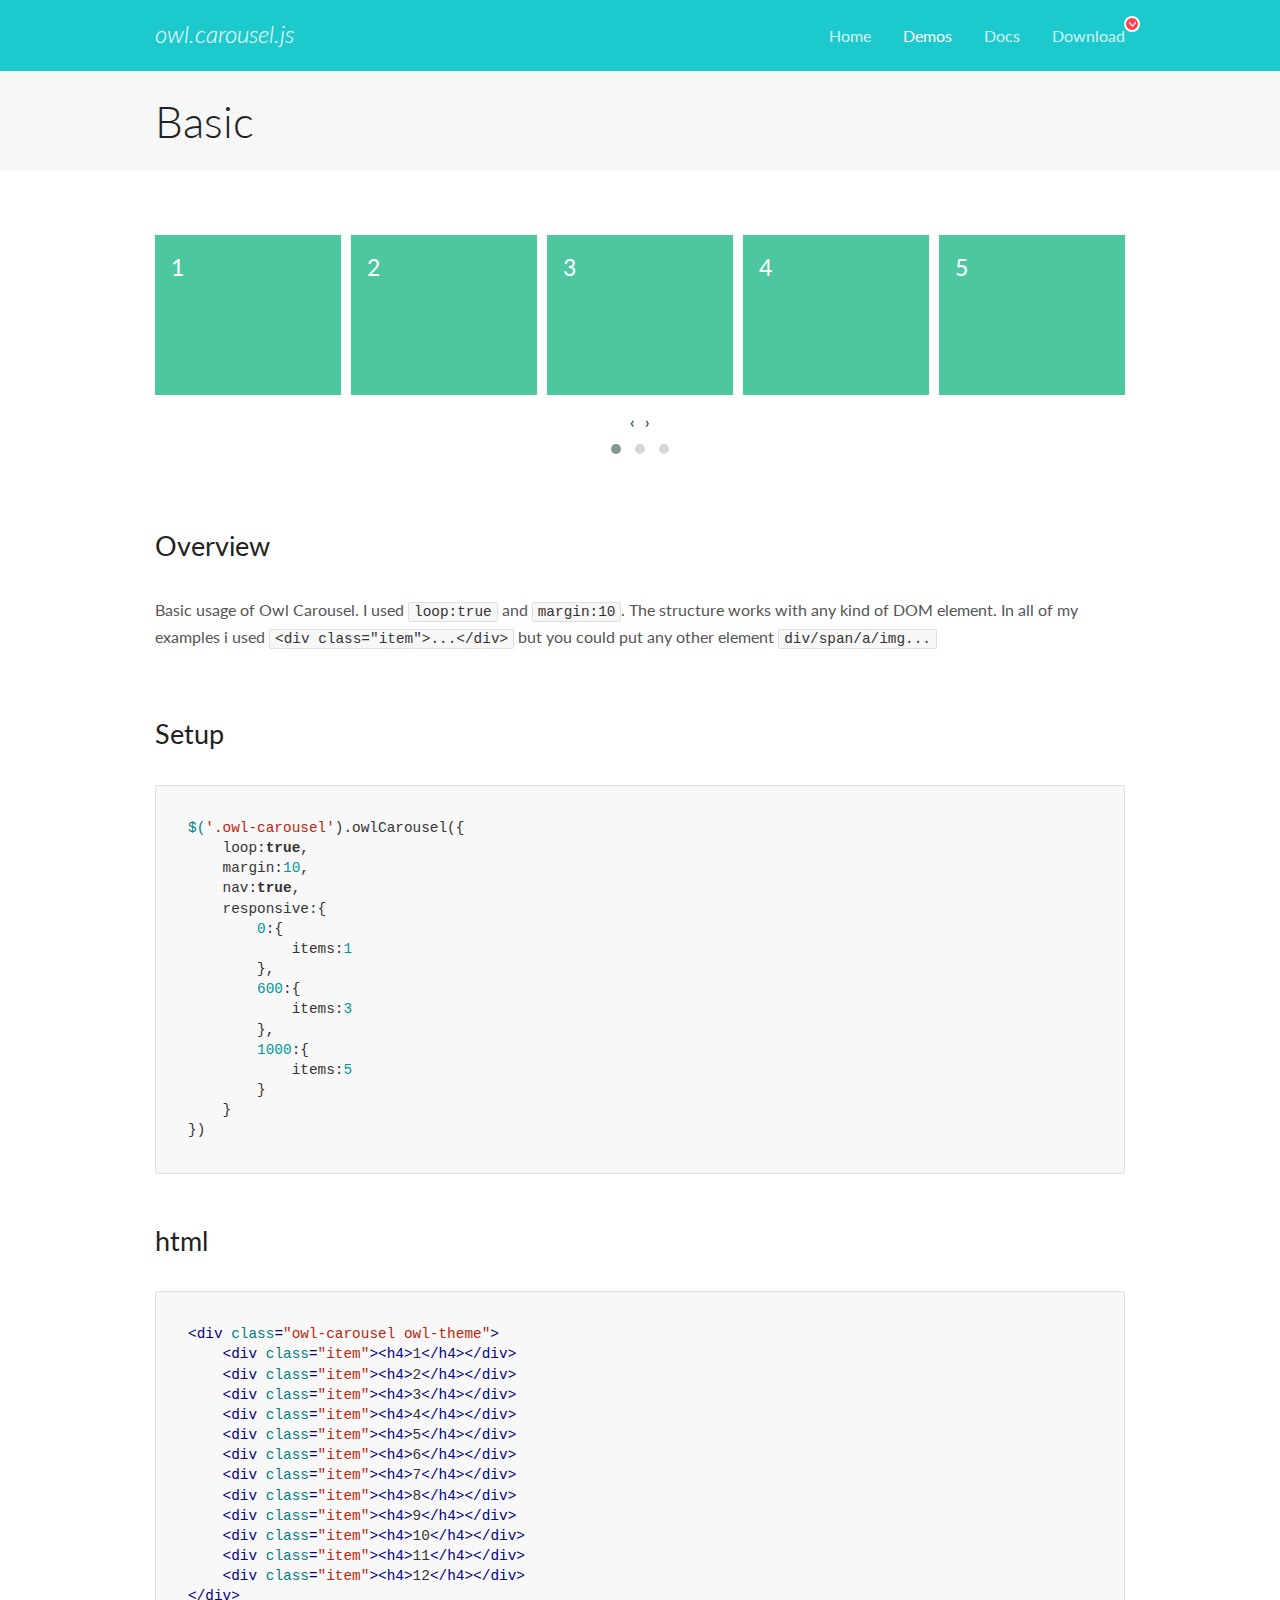
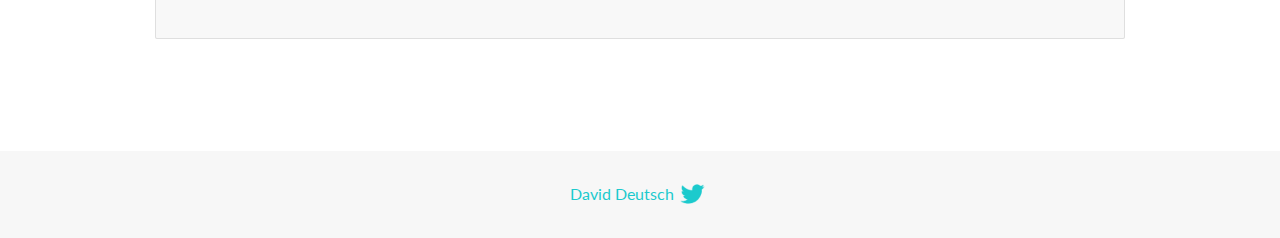
<file: OwlCarousel2-develop/docs/demos/basic.html>
<!DOCTYPE html>
<html lang="en">
  <head>

    <!-- head -->
    <meta charset="utf-8">
    <meta name="msapplication-tap-highlight" content="no" />
    <meta name="viewport" content="width=device-width, initial-scale=1.0" />
    <meta name="description" content="Basic usage demo">
    <meta name="author" content="David Deutsch">
    <title>
      Basic Demo | Owl Carousel | 2.3.4
    </title>

    <!-- Stylesheets -->
    <link href='https://fonts.googleapis.com/css?family=Lato:300,400,700,400italic,300italic' rel='stylesheet' type='text/css'>
    <link rel="stylesheet" href="../assets/css/docs.theme.min.css">

    <!-- Owl Stylesheets -->
    <link rel="stylesheet" href="../assets/owlcarousel/assets/owl.carousel.min.css">
    <link rel="stylesheet" href="../assets/owlcarousel/assets/owl.theme.default.min.css">

    <!-- HTML5 shim and Respond.js IE8 support of HTML5 elements and media queries -->

    <!--[if lt IE 9]>
      <script src="https://oss.maxcdn.com/libs/html5shiv/3.7.0/html5shiv.js"></script>
      <script src="https://oss.maxcdn.com/libs/respond.js/1.3.0/respond.min.js"></script>
    <![endif]-->

    <!-- Favicons -->
    <link rel="apple-touch-icon-precomposed" sizes="144x144" href="../assets/ico/apple-touch-icon-144-precomposed.png">
    <link rel="shortcut icon" href="../assets/ico/favicon.png">
    <link rel="shortcut icon" href="favicon.ico">

    <!-- Yeah i know js should not be in header. Its required for demos.-->

    <!-- javascript -->
    <script src="../assets/vendors/jquery.min.js"></script>
    <script src="../assets/owlcarousel/owl.carousel.js"></script>
  </head>
  <body>

    <!-- header -->
    <header class="header">
      <div class="row">
        <div class="large-12 columns">
          <div class="brand left">
            <h3>
              <a href="/OwlCarousel2/">owl.carousel.js</a> 
            </h3>
          </div>
          <a id="toggle-nav" class="right">
            <span></span> <span></span> <span></span> 
          </a> 
          <div class="nav-bar">
            <ul class="clearfix">
              <li> <a href="/OwlCarousel2/index.html">Home</a>  </li>
              <li class="active">
                <a href="/OwlCarousel2/demos/demos.html">Demos</a> 
              </li>
              <li> <a href="/OwlCarousel2/docs/started-welcome.html">Docs</a>  </li>
              <li>
                <a href="https://github.com/OwlCarousel2/OwlCarousel2/archive/2.3.4.zip">Download</a> 
                <span class="download"></span> 
              </li>
            </ul>
          </div>
        </div>
      </div>
    </header>

    <!-- title -->
    <section class="title">
      <div class="row">
        <div class="large-12 columns">
          <h1>Basic</h1>
        </div>
      </div>
    </section>

    <!--  Demos -->
    <section id="demos">
      <div class="row">
        <div class="large-12 columns">
          <div class="owl-carousel owl-theme">
            <div class="item">
              <h4>1</h4>
            </div>
            <div class="item">
              <h4>2</h4>
            </div>
            <div class="item">
              <h4>3</h4>
            </div>
            <div class="item">
              <h4>4</h4>
            </div>
            <div class="item">
              <h4>5</h4>
            </div>
            <div class="item">
              <h4>6</h4>
            </div>
            <div class="item">
              <h4>7</h4>
            </div>
            <div class="item">
              <h4>8</h4>
            </div>
            <div class="item">
              <h4>9</h4>
            </div>
            <div class="item">
              <h4>10</h4>
            </div>
            <div class="item">
              <h4>11</h4>
            </div>
            <div class="item">
              <h4>12</h4>
            </div>
          </div>
          <h3 id="overview">Overview</h3>
          <p>Basic usage of Owl Carousel. I used <code>loop:true</code> and <code>margin:10</code>. The structure works with any kind of DOM element. In all of my examples i used <code>&lt;div class=&quot;item&quot;&gt;...&lt;/div&gt;</code> but you could
            put any other element <code>div/span/a/img...</code></p>
          <h3 id="setup">Setup</h3>
          <pre><code>$(&#39;.owl-carousel&#39;).owlCarousel({
    loop:true,
    margin:10,
    nav:true,
    responsive:{
        0:{
            items:1
        },
        600:{
            items:3
        },
        1000:{
            items:5
        }
    }
})</code></pre>
          <h3 id="html">html</h3>
          <pre><code>&lt;div class=&quot;owl-carousel owl-theme&quot;&gt;
    &lt;div class=&quot;item&quot;&gt;&lt;h4&gt;1&lt;/h4&gt;&lt;/div&gt;
    &lt;div class=&quot;item&quot;&gt;&lt;h4&gt;2&lt;/h4&gt;&lt;/div&gt;
    &lt;div class=&quot;item&quot;&gt;&lt;h4&gt;3&lt;/h4&gt;&lt;/div&gt;
    &lt;div class=&quot;item&quot;&gt;&lt;h4&gt;4&lt;/h4&gt;&lt;/div&gt;
    &lt;div class=&quot;item&quot;&gt;&lt;h4&gt;5&lt;/h4&gt;&lt;/div&gt;
    &lt;div class=&quot;item&quot;&gt;&lt;h4&gt;6&lt;/h4&gt;&lt;/div&gt;
    &lt;div class=&quot;item&quot;&gt;&lt;h4&gt;7&lt;/h4&gt;&lt;/div&gt;
    &lt;div class=&quot;item&quot;&gt;&lt;h4&gt;8&lt;/h4&gt;&lt;/div&gt;
    &lt;div class=&quot;item&quot;&gt;&lt;h4&gt;9&lt;/h4&gt;&lt;/div&gt;
    &lt;div class=&quot;item&quot;&gt;&lt;h4&gt;10&lt;/h4&gt;&lt;/div&gt;
    &lt;div class=&quot;item&quot;&gt;&lt;h4&gt;11&lt;/h4&gt;&lt;/div&gt;
    &lt;div class=&quot;item&quot;&gt;&lt;h4&gt;12&lt;/h4&gt;&lt;/div&gt;
&lt;/div&gt;</code></pre>
          <script>
            $(document).ready(function() {
              var owl = $('.owl-carousel');
              owl.owlCarousel({
                margin: 10,
                nav: true,
                loop: true,
                responsive: {
                  0: {
                    items: 1
                  },
                  600: {
                    items: 3
                  },
                  1000: {
                    items: 5
                  }
                }
              })
            })
          </script>
        </div>
      </div>
    </section>

    <!-- footer -->
    <footer class="footer">
      <div class="row">
        <div class="large-12 columns">
          <h5>
            <a href="/OwlCarousel2/docs/support-contact.html">David Deutsch</a> 
            <a id="custom-tweet-button" href="https://twitter.com/share?url=https://github.com/OwlCarousel2/OwlCarousel2&text=Owl Carousel - This is so awesome! " target="_blank"></a> 
          </h5>
        </div>
      </div>
    </footer>

    <!-- vendors -->
    <script src="../assets/vendors/highlight.js"></script>
    <script src="../assets/js/app.js"></script>
  </body>
</html>
</file>
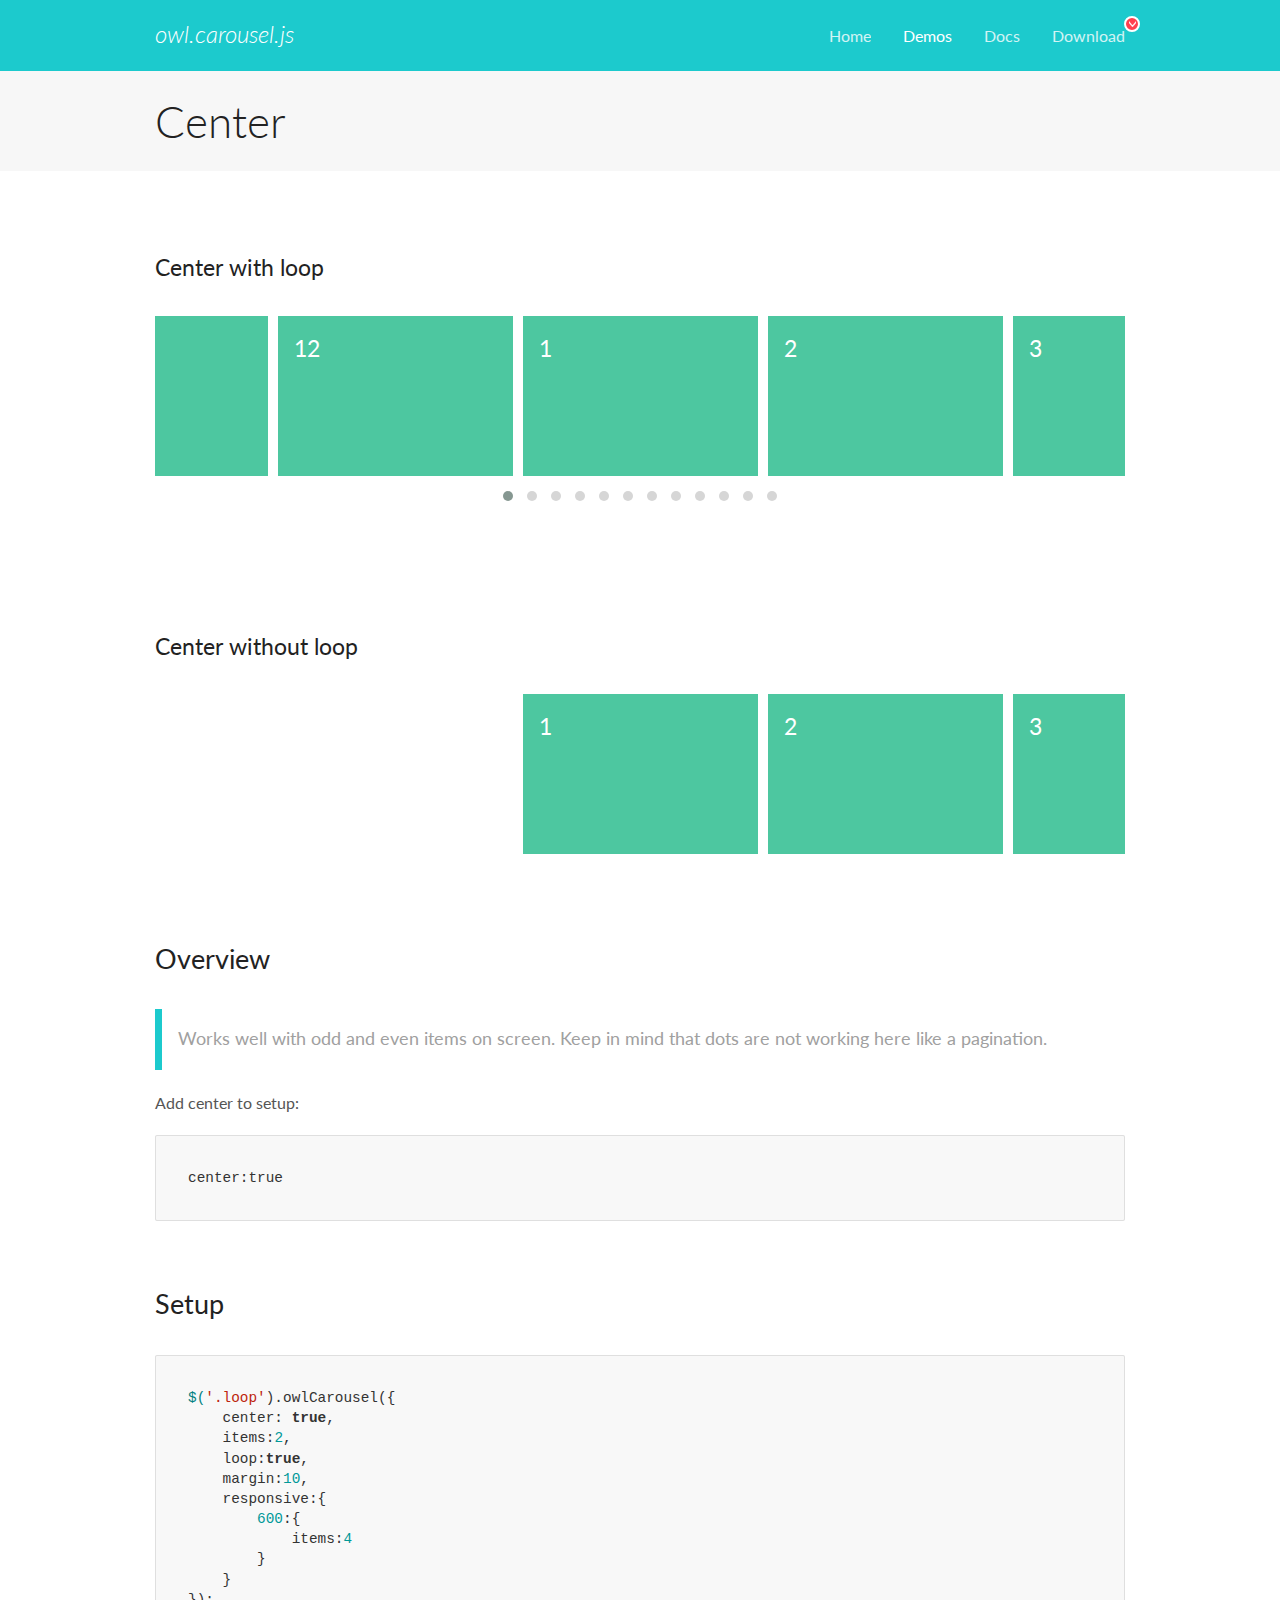
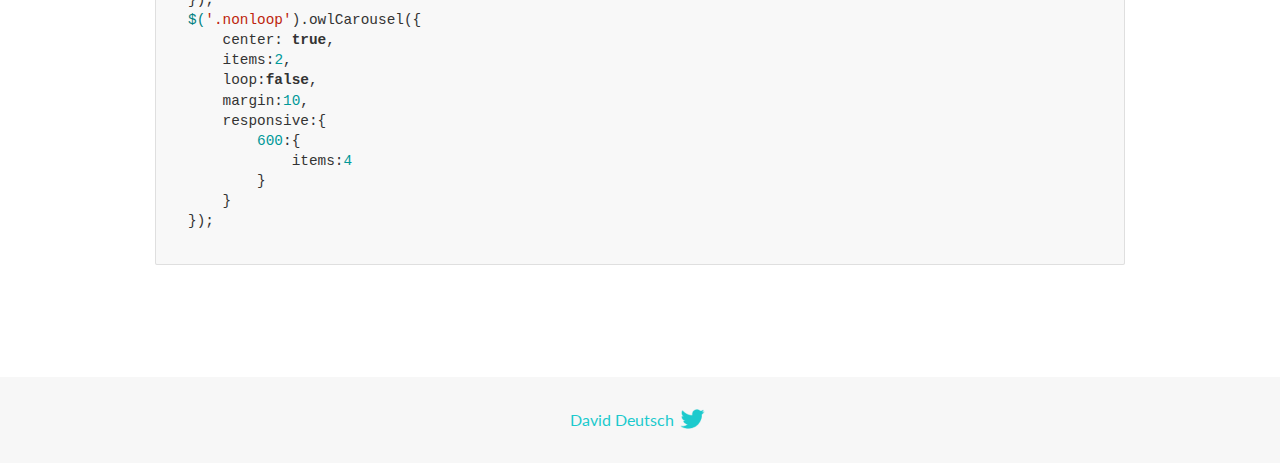
<file: OwlCarousel2-develop/docs/demos/center.html>
<!DOCTYPE html>
<html lang="en">
  <head>

    <!-- head -->
    <meta charset="utf-8">
    <meta name="msapplication-tap-highlight" content="no" />
    <meta name="viewport" content="width=device-width, initial-scale=1.0" />
    <meta name="description" content="Center carousel">
    <meta name="author" content="David Deutsch">
    <title>
      Center Demo | Owl Carousel | 2.3.4
    </title>

    <!-- Stylesheets -->
    <link href='https://fonts.googleapis.com/css?family=Lato:300,400,700,400italic,300italic' rel='stylesheet' type='text/css'>
    <link rel="stylesheet" href="../assets/css/docs.theme.min.css">

    <!-- Owl Stylesheets -->
    <link rel="stylesheet" href="../assets/owlcarousel/assets/owl.carousel.min.css">
    <link rel="stylesheet" href="../assets/owlcarousel/assets/owl.theme.default.min.css">

    <!-- HTML5 shim and Respond.js IE8 support of HTML5 elements and media queries -->

    <!--[if lt IE 9]>
      <script src="https://oss.maxcdn.com/libs/html5shiv/3.7.0/html5shiv.js"></script>
      <script src="https://oss.maxcdn.com/libs/respond.js/1.3.0/respond.min.js"></script>
    <![endif]-->

    <!-- Favicons -->
    <link rel="apple-touch-icon-precomposed" sizes="144x144" href="../assets/ico/apple-touch-icon-144-precomposed.png">
    <link rel="shortcut icon" href="../assets/ico/favicon.png">
    <link rel="shortcut icon" href="favicon.ico">

    <!-- Yeah i know js should not be in header. Its required for demos.-->

    <!-- javascript -->
    <script src="../assets/vendors/jquery.min.js"></script>
    <script src="../assets/owlcarousel/owl.carousel.js"></script>
  </head>
  <body>

    <!-- header -->
    <header class="header">
      <div class="row">
        <div class="large-12 columns">
          <div class="brand left">
            <h3>
              <a href="/OwlCarousel2/">owl.carousel.js</a> 
            </h3>
          </div>
          <a id="toggle-nav" class="right">
            <span></span> <span></span> <span></span> 
          </a> 
          <div class="nav-bar">
            <ul class="clearfix">
              <li> <a href="/OwlCarousel2/index.html">Home</a>  </li>
              <li class="active">
                <a href="/OwlCarousel2/demos/demos.html">Demos</a> 
              </li>
              <li> <a href="/OwlCarousel2/docs/started-welcome.html">Docs</a>  </li>
              <li>
                <a href="https://github.com/OwlCarousel2/OwlCarousel2/archive/2.3.4.zip">Download</a> 
                <span class="download"></span> 
              </li>
            </ul>
          </div>
        </div>
      </div>
    </header>

    <!-- title -->
    <section class="title">
      <div class="row">
        <div class="large-12 columns">
          <h1>Center</h1>
        </div>
      </div>
    </section>

    <!--  Demos -->
    <section id="demos">
      <div class="row">
        <div class="large-12 columns">
          <h4 id="center-with-loop">Center with loop</h4>
          <div class="loop owl-carousel owl-theme">
            <div class="item">
              <h4>1</h4>
            </div>
            <div class="item">
              <h4>2</h4>
            </div>
            <div class="item">
              <h4>3</h4>
            </div>
            <div class="item">
              <h4>4</h4>
            </div>
            <div class="item">
              <h4>5</h4>
            </div>
            <div class="item">
              <h4>6</h4>
            </div>
            <div class="item">
              <h4>7</h4>
            </div>
            <div class="item">
              <h4>8</h4>
            </div>
            <div class="item">
              <h4>9</h4>
            </div>
            <div class="item">
              <h4>10</h4>
            </div>
            <div class="item">
              <h4>11</h4>
            </div>
            <div class="item">
              <h4>12</h4>
            </div>
          </div>
          <br>
          <h4 id="center-without-loop">Center without loop</h4>
          <div class="nonloop owl-carousel">
            <div class="item">
              <h4>1</h4>
            </div>
            <div class="item">
              <h4>2</h4>
            </div>
            <div class="item">
              <h4>3</h4>
            </div>
            <div class="item">
              <h4>4</h4>
            </div>
            <div class="item">
              <h4>5</h4>
            </div>
            <div class="item">
              <h4>6</h4>
            </div>
            <div class="item">
              <h4>7</h4>
            </div>
            <div class="item">
              <h4>8</h4>
            </div>
            <div class="item">
              <h4>9</h4>
            </div>
            <div class="item">
              <h4>10</h4>
            </div>
            <div class="item">
              <h4>11</h4>
            </div>
            <div class="item">
              <h4>12</h4>
            </div>
          </div>
          <h3 id="overview">Overview</h3>
          <blockquote>
            <p>Works well with odd and even items on screen. Keep in mind that dots are not working here like a pagination.</p>
          </blockquote>
          <p>Add center to setup:</p>
          <pre><code>center:true</code></pre>
          <h3 id="setup">Setup</h3>
          <pre><code>$(&#39;.loop&#39;).owlCarousel({
    center: true,
    items:2,
    loop:true,
    margin:10,
    responsive:{
        600:{
            items:4
        }
    }
});
$(&#39;.nonloop&#39;).owlCarousel({
    center: true,
    items:2,
    loop:false,
    margin:10,
    responsive:{
        600:{
            items:4
        }
    }
});</code></pre>
          <script>
            jQuery(document).ready(function($) {
              $('.loop').owlCarousel({
                center: true,
                items: 2,
                loop: true,
                margin: 10,
                responsive: {
                  600: {
                    items: 4
                  }
                }
              });
              $('.nonloop').owlCarousel({
                center: true,
                items: 2,
                loop: false,
                margin: 10,
                responsive: {
                  600: {
                    items: 4
                  }
                }
              });
            });
          </script>
        </div>
      </div>
    </section>

    <!-- footer -->
    <footer class="footer">
      <div class="row">
        <div class="large-12 columns">
          <h5>
            <a href="/OwlCarousel2/docs/support-contact.html">David Deutsch</a> 
            <a id="custom-tweet-button" href="https://twitter.com/share?url=https://github.com/OwlCarousel2/OwlCarousel2&text=Owl Carousel - This is so awesome! " target="_blank"></a> 
          </h5>
        </div>
      </div>
    </footer>

    <!-- vendors -->
    <script src="../assets/vendors/highlight.js"></script>
    <script src="../assets/js/app.js"></script>
  </body>
</html>
</file>
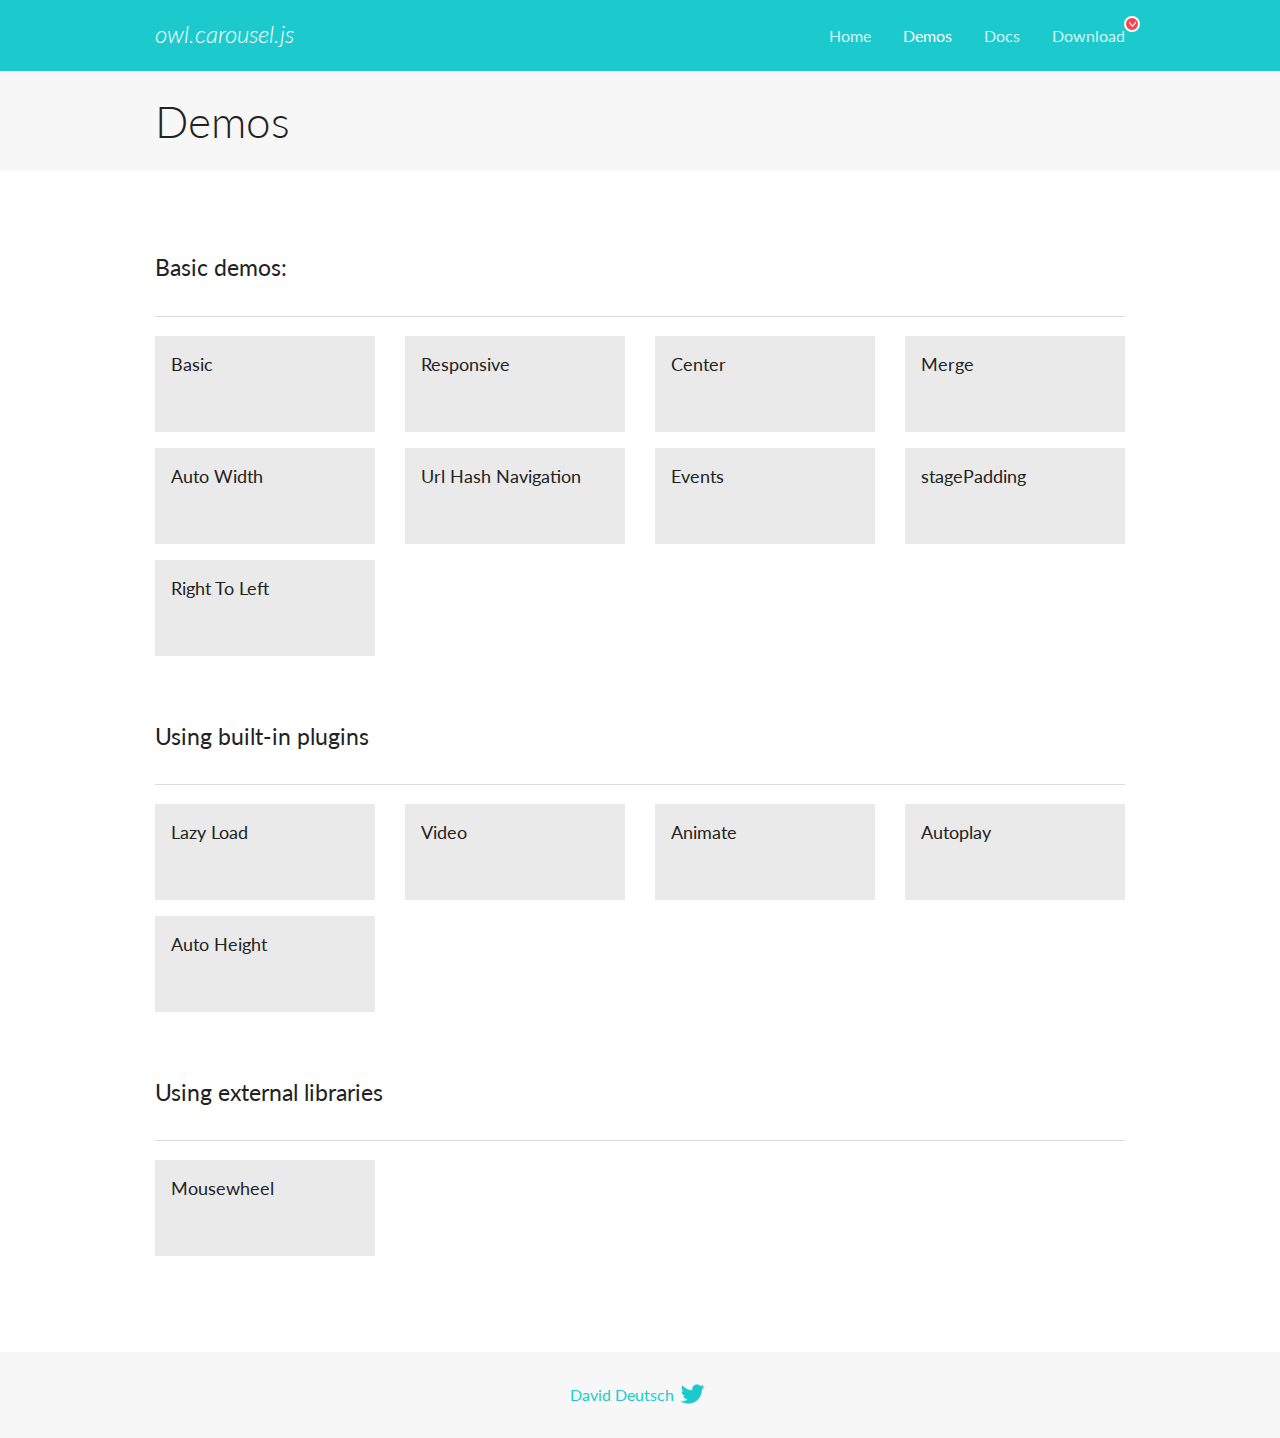
<file: OwlCarousel2-develop/docs/demos/demos.html>
<!DOCTYPE html>
<html lang="en">
  <head>

    <!-- head -->
    <meta charset="utf-8">
    <meta name="msapplication-tap-highlight" content="no" />
    <meta name="viewport" content="width=device-width, initial-scale=1.0" />
    <meta name="description" content="A list of Owl Carousel examples.">
    <meta name="author" content="David Deutsch">
    <title>
      Demos | Owl Carousel | 2.3.4
    </title>

    <!-- Stylesheets -->
    <link href='https://fonts.googleapis.com/css?family=Lato:300,400,700,400italic,300italic' rel='stylesheet' type='text/css'>
    <link rel="stylesheet" href="../assets/css/docs.theme.min.css">

    <!-- Owl Stylesheets -->
    <link rel="stylesheet" href="../assets/owlcarousel/assets/owl.carousel.min.css">
    <link rel="stylesheet" href="../assets/owlcarousel/assets/owl.theme.default.min.css">

    <!-- HTML5 shim and Respond.js IE8 support of HTML5 elements and media queries -->

    <!--[if lt IE 9]>
      <script src="https://oss.maxcdn.com/libs/html5shiv/3.7.0/html5shiv.js"></script>
      <script src="https://oss.maxcdn.com/libs/respond.js/1.3.0/respond.min.js"></script>
    <![endif]-->

    <!-- Favicons -->
    <link rel="apple-touch-icon-precomposed" sizes="144x144" href="../assets/ico/apple-touch-icon-144-precomposed.png">
    <link rel="shortcut icon" href="../assets/ico/favicon.png">
    <link rel="shortcut icon" href="favicon.ico">

    <!-- Yeah i know js should not be in header. Its required for demos.-->

    <!-- javascript -->
    <script src="../assets/vendors/jquery.min.js"></script>
    <script src="../assets/owlcarousel/owl.carousel.js"></script>
  </head>
  <body>

    <!-- header -->
    <header class="header">
      <div class="row">
        <div class="large-12 columns">
          <div class="brand left">
            <h3>
              <a href="/OwlCarousel2/">owl.carousel.js</a> 
            </h3>
          </div>
          <a id="toggle-nav" class="right">
            <span></span> <span></span> <span></span> 
          </a> 
          <div class="nav-bar">
            <ul class="clearfix">
              <li> <a href="/OwlCarousel2/index.html">Home</a>  </li>
              <li class="active">
                <a href="/OwlCarousel2/demos/demos.html">Demos</a> 
              </li>
              <li> <a href="/OwlCarousel2/docs/started-welcome.html">Docs</a>  </li>
              <li>
                <a href="https://github.com/OwlCarousel2/OwlCarousel2/archive/2.3.4.zip">Download</a> 
                <span class="download"></span> 
              </li>
            </ul>
          </div>
        </div>
      </div>
    </header>

    <!-- title -->
    <section class="title">
      <div class="row">
        <div class="large-12 columns">
          <h1>Demos</h1>
        </div>
      </div>
    </section>

    <!--  Demos -->
    <section id="demos">
      <div class="row">
        <div class="large-12 columns">
          <h4 id="basic-demos-">Basic demos:</h4>
          <hr>
          <div class="demo-list">
            <div class="row">
              <div class="small-6 medium-4 large-3 columns">
                <a href="basic.html" class="demo-block">
                  <h5>Basic </h5>
                </a> 
              </div>
              <div class="small-6 medium-4 large-3 columns">
                <a href="responsive.html" class="demo-block">
                  <h5>Responsive </h5>
                </a> 
              </div>
              <div class="small-6 medium-4 large-3 columns">
                <a href="center.html" class="demo-block">
                  <h5>Center </h5>
                </a> 
              </div>
              <div class="small-6 medium-4 large-3 columns">
                <a href="merge.html" class="demo-block">
                  <h5>Merge </h5>
                </a> 
              </div>
              <div class="small-6 medium-4 large-3 columns">
                <a href="autowidth.html" class="demo-block">
                  <h5>Auto Width </h5>
                </a> 
              </div>
              <div class="small-6 medium-4 large-3 columns">
                <a href="urlhashnav.html" class="demo-block">
                  <h5>Url Hash Navigation </h5>
                </a> 
              </div>
              <div class="small-6 medium-4 large-3 columns">
                <a href="events.html" class="demo-block">
                  <h5>Events </h5>
                </a> 
              </div>
              <div class="small-6 medium-4 large-3 columns">
                <a href="stagepadding.html" class="demo-block">
                  <h5>stagePadding </h5>
                </a> 
              </div>
              <div class="small-6 medium-4 large-3 columns">
                <a href="rtl.html" class="demo-block">
                  <h5>Right To Left </h5>
                </a> 
              </div>
            </div>
          </div>
          <h4 id="using-built-in-plugins">Using built-in plugins</h4>
          <hr>
          <div class="demo-list">
            <div class="row">
              <div class="small-6 medium-4 large-3 columns">
                <a href="lazyLoad.html" class="demo-block">
                  <h5>Lazy Load </h5>
                </a> 
              </div>
              <div class="small-6 medium-4 large-3 columns">
                <a href="video.html" class="demo-block">
                  <h5>Video </h5>
                </a> 
              </div>
              <div class="small-6 medium-4 large-3 columns">
                <a href="animate.html" class="demo-block">
                  <h5>Animate </h5>
                </a> 
              </div>
              <div class="small-6 medium-4 large-3 columns">
                <a href="autoplay.html" class="demo-block">
                  <h5>Autoplay </h5>
                </a> 
              </div>
              <div class="small-6 medium-4 large-3 columns">
                <a href="autoheight.html" class="demo-block">
                  <h5>Auto Height </h5>
                </a> 
              </div>
            </div>
          </div>
          <h4 id="using-external-libraries">Using external libraries</h4>
          <hr>
          <div class="demo-list">
            <div class="row">
              <div class="small-6 medium-4 large-3 columns">
                <a href="mousewheel.html" class="demo-block">
                  <h5>Mousewheel </h5>
                </a> 
              </div>
            </div>
          </div>
        </div>
      </div>
    </section>

    <!-- footer -->
    <footer class="footer">
      <div class="row">
        <div class="large-12 columns">
          <h5>
            <a href="/OwlCarousel2/docs/support-contact.html">David Deutsch</a> 
            <a id="custom-tweet-button" href="https://twitter.com/share?url=https://github.com/OwlCarousel2/OwlCarousel2&text=Owl Carousel - This is so awesome! " target="_blank"></a> 
          </h5>
        </div>
      </div>
    </footer>

    <!-- vendors -->
    <script src="../assets/vendors/highlight.js"></script>
    <script src="../assets/js/app.js"></script>
  </body>
</html>
</file>
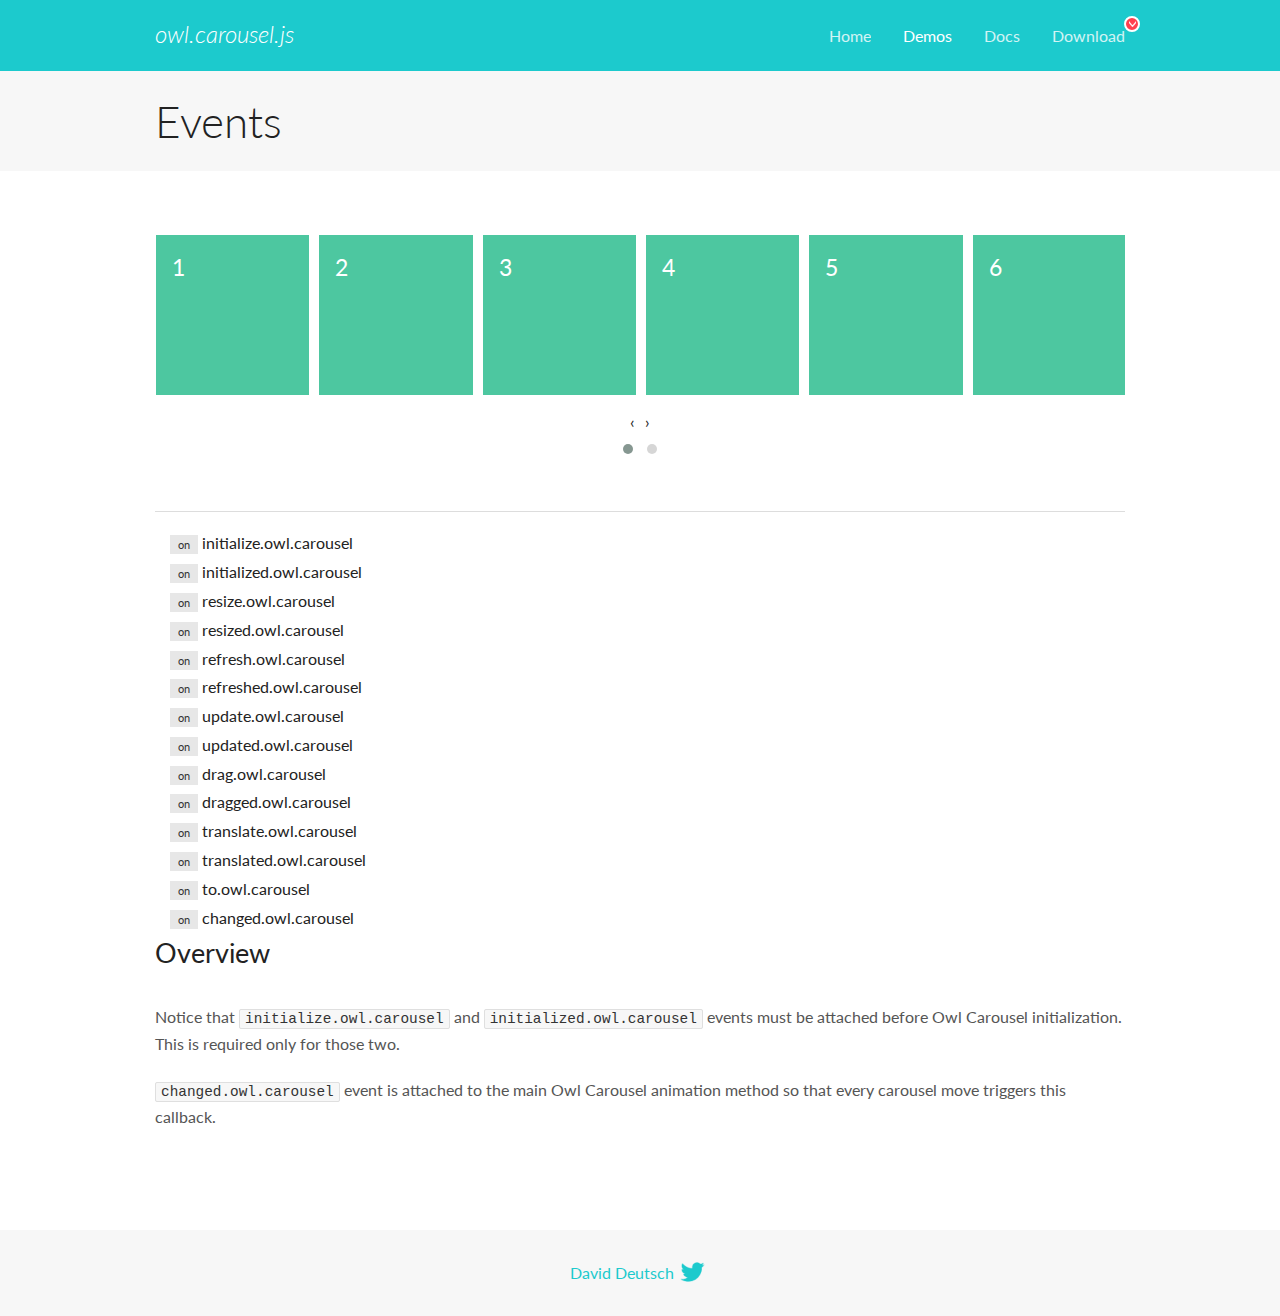
<file: OwlCarousel2-develop/docs/demos/events.html>
<!DOCTYPE html>
<html lang="en">
  <head>

    <!-- head -->
    <meta charset="utf-8">
    <meta name="msapplication-tap-highlight" content="no" />
    <meta name="viewport" content="width=device-width, initial-scale=1.0" />
    <meta name="description" content="Events usage demo">
    <meta name="author" content="David Deutsch">
    <title>
      Events Demo | Owl Carousel | 2.3.4
    </title>

    <!-- Stylesheets -->
    <link href='https://fonts.googleapis.com/css?family=Lato:300,400,700,400italic,300italic' rel='stylesheet' type='text/css'>
    <link rel="stylesheet" href="../assets/css/docs.theme.min.css">

    <!-- Owl Stylesheets -->
    <link rel="stylesheet" href="../assets/owlcarousel/assets/owl.carousel.min.css">
    <link rel="stylesheet" href="../assets/owlcarousel/assets/owl.theme.default.min.css">

    <!-- HTML5 shim and Respond.js IE8 support of HTML5 elements and media queries -->

    <!--[if lt IE 9]>
      <script src="https://oss.maxcdn.com/libs/html5shiv/3.7.0/html5shiv.js"></script>
      <script src="https://oss.maxcdn.com/libs/respond.js/1.3.0/respond.min.js"></script>
    <![endif]-->

    <!-- Favicons -->
    <link rel="apple-touch-icon-precomposed" sizes="144x144" href="../assets/ico/apple-touch-icon-144-precomposed.png">
    <link rel="shortcut icon" href="../assets/ico/favicon.png">
    <link rel="shortcut icon" href="favicon.ico">

    <!-- Yeah i know js should not be in header. Its required for demos.-->

    <!-- javascript -->
    <script src="../assets/vendors/jquery.min.js"></script>
    <script src="../assets/owlcarousel/owl.carousel.js"></script>
  </head>
  <body>

    <!-- header -->
    <header class="header">
      <div class="row">
        <div class="large-12 columns">
          <div class="brand left">
            <h3>
              <a href="/OwlCarousel2/">owl.carousel.js</a> 
            </h3>
          </div>
          <a id="toggle-nav" class="right">
            <span></span> <span></span> <span></span> 
          </a> 
          <div class="nav-bar">
            <ul class="clearfix">
              <li> <a href="/OwlCarousel2/index.html">Home</a>  </li>
              <li class="active">
                <a href="/OwlCarousel2/demos/demos.html">Demos</a> 
              </li>
              <li> <a href="/OwlCarousel2/docs/started-welcome.html">Docs</a>  </li>
              <li>
                <a href="https://github.com/OwlCarousel2/OwlCarousel2/archive/2.3.4.zip">Download</a> 
                <span class="download"></span> 
              </li>
            </ul>
          </div>
        </div>
      </div>
    </header>

    <!-- title -->
    <section class="title">
      <div class="row">
        <div class="large-12 columns">
          <h1>Events</h1>
        </div>
      </div>
    </section>

    <!--  Demos -->
    <section id="demos">
      <div class="row">
        <div class="large-12 columns">
          <div class="owl-carousel owl-theme">
            <div class="item">
              <h4>1</h4>
            </div>
            <div class="item">
              <h4>2</h4>
            </div>
            <div class="item">
              <h4>3</h4>
            </div>
            <div class="item">
              <h4>4</h4>
            </div>
            <div class="item">
              <h4>5</h4>
            </div>
            <div class="item">
              <h4>6</h4>
            </div>
            <div class="item">
              <h4>7</h4>
            </div>
            <div class="item">
              <h4>8</h4>
            </div>
            <div class="item">
              <h4>9</h4>
            </div>
            <div class="item">
              <h4>10</h4>
            </div>
            <div class="item">
              <h4>11</h4>
            </div>
            <div class="item">
              <h4>12</h4>
            </div>
          </div>
          <hr>
          <div class="large-12 columns callbacks">
            <div><span class="label secondary initialize">on</span>  initialize.owl.carousel </div>
            <div><span class="label secondary initialized">on</span>  initialized.owl.carousel </div>
            <div><span class="label secondary resize">on</span>  resize.owl.carousel </div>
            <div><span class="label secondary resized">on</span>  resized.owl.carousel </div>
            <div><span class="label secondary refresh">on</span>  refresh.owl.carousel </div>
            <div><span class="label secondary refreshed">on</span>  refreshed.owl.carousel </div>
            <div><span class="label secondary update">on</span>  update.owl.carousel </div>
            <div><span class="label secondary updated">on</span>  updated.owl.carousel </div>
            <div><span class="label secondary drag">on</span>  drag.owl.carousel </div>
            <div><span class="label secondary dragged">on</span>  dragged.owl.carousel </div>
            <div><span class="label secondary translate">on</span>  translate.owl.carousel </div>
            <div><span class="label secondary translated">on</span>  translated.owl.carousel </div>
            <div><span class="label secondary to">on</span>  to.owl.carousel </div>
            <div><span class="label secondary changed">on</span>  changed.owl.carousel </div>
          </div>
          <h3 id="overview">Overview</h3>
          <p>Notice that <code>initialize.owl.carousel</code> and <code>initialized.owl.carousel</code> events must be attached before Owl Carousel initialization. This is required only for those two.</p>
          <p><code>changed.owl.carousel</code> event is attached to the main Owl Carousel animation method so that every carousel move triggers this callback.</p>
          <script>
            jQuery(document).ready(function($) {
              var owl = $('.owl-carousel');
              owl.on('initialize.owl.carousel initialized.owl.carousel ' +
                'initialize.owl.carousel initialize.owl.carousel ' +
                'resize.owl.carousel resized.owl.carousel ' +
                'refresh.owl.carousel refreshed.owl.carousel ' +
                'update.owl.carousel updated.owl.carousel ' +
                'drag.owl.carousel dragged.owl.carousel ' +
                'translate.owl.carousel translated.owl.carousel ' +
                'to.owl.carousel changed.owl.carousel',
                function(e) {
                  $('.' + e.type)
                    .removeClass('secondary')
                    .addClass('success');
                  window.setTimeout(function() {
                    $('.' + e.type)
                      .removeClass('success')
                      .addClass('secondary');
                  }, 500);
                });
              owl.owlCarousel({
                loop: true,
                nav: true,
                lazyLoad: true,
                margin: 10,
                video: true,
                responsive: {
                  0: {
                    items: 1
                  },
                  600: {
                    items: 3
                  },
                  960: {
                    items: 5,
                  },
                  1200: {
                    items: 6
                  }
                }
              });
            });
          </script>
        </div>
      </div>
    </section>

    <!-- footer -->
    <footer class="footer">
      <div class="row">
        <div class="large-12 columns">
          <h5>
            <a href="/OwlCarousel2/docs/support-contact.html">David Deutsch</a> 
            <a id="custom-tweet-button" href="https://twitter.com/share?url=https://github.com/OwlCarousel2/OwlCarousel2&text=Owl Carousel - This is so awesome! " target="_blank"></a> 
          </h5>
        </div>
      </div>
    </footer>

    <!-- vendors -->
    <script src="../assets/vendors/highlight.js"></script>
    <script src="../assets/js/app.js"></script>
  </body>
</html>
</file>
<file: css/login.css>
*{
    padding: 0;
    margin: 0;
  }
  
  body{
    font-family: 'Poppins', sans-serif;
  }
  
  #login h1{
    font-size: 28px;
    font-weight: 700;
    color: #E78895;
  }
  
  #login label{
    font-size: 15px;
  }
  
  #login a{
    color: #E78895;
  }
  
  #login a:hover{
    cursor: pointer;
  }

  #login .form-control{
    border-radius: 12px;
  }

  .create-one{
    font-size: 14px;
    text-align: center;
    color: #E78895;
  }
  .btn-login{
    width: 100%;
    border-radius: 30px;
    --bs-btn-padding-x: 0.75rem;
    --bs-btn-padding-y: 1rem;
    --bs-btn-font-size: .875rem;
    --bs-btn-color: #fff;  
    --bs-btn-bg:  #E78895; 
    --bs-btn-border-color: #E78895;
    --bs-btn-hover-color: #fff;
    --bs-btn-hover-bg: #E78895;
    --bs-btn-hover-border-color: #E78895;
    --bs-btn-active-color: #fff;
    --bs-btn-active-bg: #E78895;
    --bs-btn-active-border-color: #E78895;
  }
</file>
